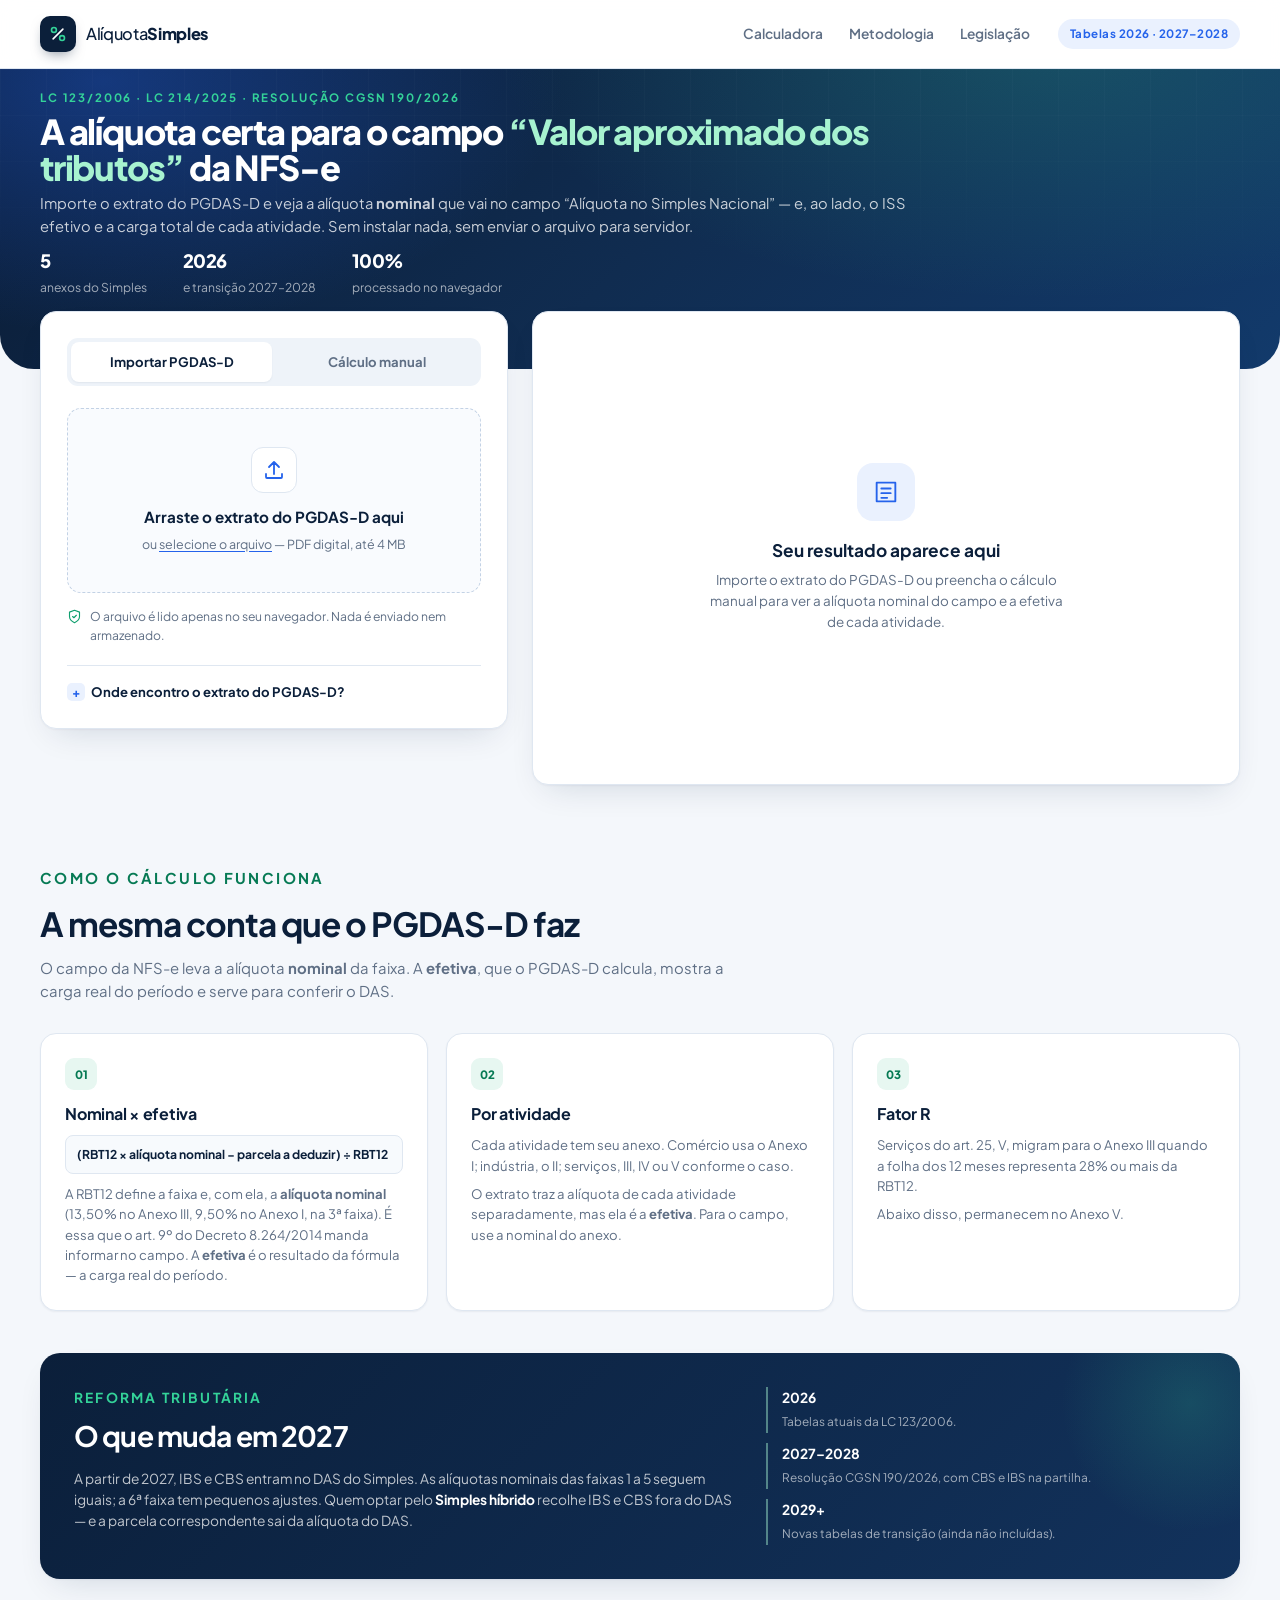
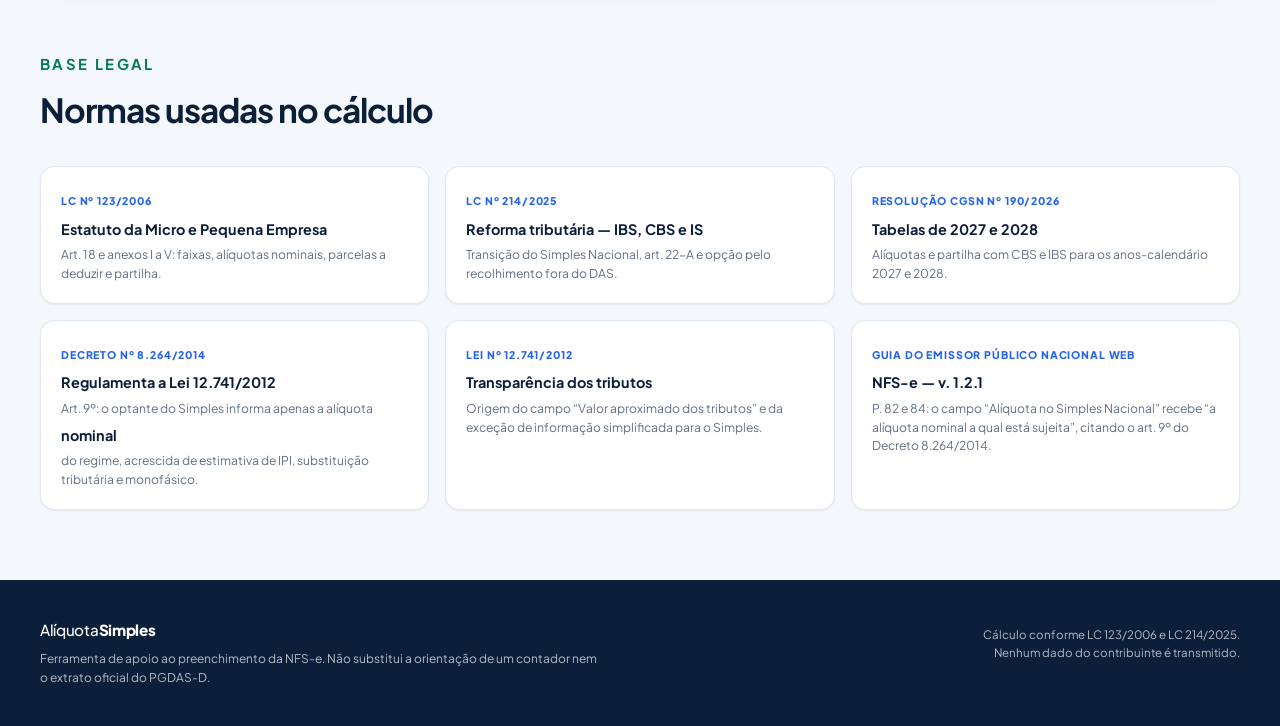
<file: index.html>
<!DOCTYPE html>
<html lang="pt-BR">
<head>
  <meta charset="UTF-8">
  <meta name="viewport" content="width=device-width, initial-scale=1.0">
  <title>Alíquota Simples Nacional — cálculo para a NFS-e</title>
  <meta http-equiv="Cache-Control" content="no-cache, no-store, must-revalidate">
  <meta http-equiv="Pragma" content="no-cache">
  <meta http-equiv="Expires" content="0">
  <meta name="description" content="Calcule a alíquota nominal do Simples Nacional para o campo “Alíquota no Simples Nacional” da NFS-e e veja a efetiva ao lado. Importe o extrato do PGDAS-D ou informe os dados manualmente.">
  <link rel="icon" href="data:image/svg+xml,<svg xmlns='http://www.w3.org/2000/svg' viewBox='0 0 32 32'><rect width='32' height='32' rx='8' fill='%230f2544'/><path d='M10 22L22 10' stroke='%2334d399' stroke-width='2.5' stroke-linecap='round'/><circle cx='11' cy='11' r='3' fill='none' stroke='%23fff' stroke-width='2'/><circle cx='21' cy='21' r='3' fill='none' stroke='%23fff' stroke-width='2'/></svg>">
  <link rel="preconnect" href="https://fonts.googleapis.com">
  <link rel="preconnect" href="https://fonts.gstatic.com" crossorigin>
  <link href="https://fonts.googleapis.com/css2?family=Plus+Jakarta+Sans:wght@400;500;600;700;800&display=swap" rel="stylesheet">
  <link rel="stylesheet" href="styles.css?v=9">
</head>
<body>
  <header class="topbar">
    <div class="wrap topbar-inner">
      <a class="brand" href="#topo">
        <span class="brand-mark" aria-hidden="true">
          <svg viewBox="0 0 32 32"><path d="M10 22L22 10"/><circle cx="11" cy="11" r="3"/><circle cx="21" cy="21" r="3"/></svg>
        </span>
        <span class="brand-text">Alíquota<strong>Simples</strong></span>
      </a>
      <nav class="nav" aria-label="Navegação principal">
        <a href="#calcular">Calculadora</a>
        <a href="#metodologia">Metodologia</a>
        <a href="#legislacao">Legislação</a>
      </nav>
      <span class="badge-ano">Tabelas 2026 · 2027–2028</span>
    </div>
  </header>

  <main id="topo">
    <section class="hero">
      <div class="wrap hero-inner">
        <p class="eyebrow">LC 123/2006 · LC 214/2025 · Resolução CGSN 190/2026</p>
        <h1>A alíquota certa para o campo <span>“Valor aproximado dos tributos”</span> da NFS-e</h1>
        <p class="hero-sub">Importe o extrato do PGDAS-D e veja a alíquota <strong>nominal</strong> que vai no campo “Alíquota no Simples Nacional” — e, ao lado, o ISS efetivo e a carga total de cada atividade. Sem instalar nada, sem enviar o arquivo para servidor.</p>
        <div class="hero-stats">
          <div><strong>5</strong><span>anexos do Simples</span></div>
          <div><strong>2026</strong><span>e transição 2027–2028</span></div>
          <div><strong>100%</strong><span>processado no navegador</span></div>
        </div>
      </div>
    </section>

    <section class="wrap layout" id="calcular">
      <div class="panel entrada">
        <div class="tabs" role="tablist" aria-label="Forma de entrada dos dados">
          <button class="tab is-active" id="tab-pdf" role="tab" aria-selected="true" aria-controls="painel-pdf" data-tab="pdf">Importar PGDAS-D</button>
          <button class="tab" id="tab-manual" role="tab" aria-selected="false" aria-controls="painel-manual" data-tab="manual">Cálculo manual</button>
        </div>

        <div id="painel-pdf" role="tabpanel" aria-labelledby="tab-pdf">
          <label class="dropzone" id="dropzone" for="arquivo" tabindex="0">
            <input type="file" id="arquivo" accept="application/pdf,.pdf" hidden>
            <span class="drop-icon" aria-hidden="true">
              <svg viewBox="0 0 24 24"><path d="M12 16V4m0 0L7 9m5-5 5 5"/><path d="M4 16v3a1 1 0 0 0 1 1h14a1 1 0 0 0 1-1v-3"/></svg>
            </span>
            <span class="drop-title">Arraste o extrato do PGDAS-D aqui</span>
            <span class="drop-sub">ou <u>selecione o arquivo</u> — PDF digital, até 4 MB</span>
          </label>
          <p class="nota">
            <svg viewBox="0 0 24 24" aria-hidden="true"><path d="M12 22s8-4 8-10V5l-8-3-8 3v7c0 6 8 10 8 10Z"/><path d="m9 12 2 2 4-4"/></svg>
            O arquivo é lido apenas no seu navegador. Nada é enviado nem armazenado.
          </p>

          <details class="ajuda">
            <summary>Onde encontro o extrato do PGDAS-D?</summary>
            <ol>
              <li>Acesse o <strong>Portal do Simples Nacional</strong> com o certificado ou código de acesso.</li>
              <li>Entre em <strong>PGDAS-D → Apuração → Consultar Extrato</strong> e escolha o período.</li>
              <li>Baixe o PDF (é o arquivo que começa com <em>“Extrato do Simples Nacional”</em>).</li>
            </ol>
            <p>O PDF precisa ser digital (texto selecionável). Extratos escaneados ou fotografados não são lidos.</p>
          </details>
        </div>

        <div id="painel-manual" role="tabpanel" aria-labelledby="tab-manual" hidden>
          <form id="form-manual" class="manual" novalidate>
            <div class="form-grid">
              <div class="field">
                <label for="ano">Ano de apuração</label>
                <select id="ano" name="ano">
                  <option value="2026">2026 (ou anterior)</option>
                  <option value="2027">2027–2028</option>
                </select>
              </div>
              <div class="field">
                <label for="atividade">Atividade</label>
                <select id="atividade" name="atividade">
                  <option value="I">Comércio — Anexo I</option>
                  <option value="II">Indústria — Anexo II</option>
                  <option value="III">Serviços — Anexo III</option>
                  <option value="IV">Serviços — Anexo IV</option>
                  <option value="V">Serviços — Anexo V</option>
                  <option value="R">Sujeitos ao Fator R (III ou V)</option>
                </select>
              </div>
            </div>

            <label class="check inicio-check">
              <input type="checkbox" id="inicio-atividade" name="inicio-atividade">
              <span><strong>Empresa em início de atividade</strong> — informe o mês de atividade contado desde a inscrição no CNPJ.</span>
            </label>
            <div class="field" id="campo-mes-atividade" hidden>
              <label for="mes-atividade">Mês de atividade no período de apuração</label>
              <select id="mes-atividade" name="mes-atividade">
                <option value="1">1º mês</option>
                <option value="2">2º mês</option>
                <option value="3">3º mês</option>
                <option value="4">4º mês</option>
                <option value="5">5º mês</option>
                <option value="6">6º mês</option>
                <option value="7">7º mês</option>
                <option value="8">8º mês</option>
                <option value="9">9º mês</option>
                <option value="10">10º mês</option>
                <option value="11">11º mês</option>
                <option value="12">12º mês</option>
                <option value="13">13º mês</option>
                <option value="14">14º mês ou posterior (regra normal)</option>
              </select>
              <p class="field-help" id="inicio-help"></p>
            </div>

            <div class="field">
              <label for="rbt12">RBT12 — base normal informada no PGDAS-D <span class="hint">necessária fora do período inicial</span></label>
              <div class="money"><span>R$</span><input id="rbt12" name="rbt12" inputmode="decimal" placeholder="540.220,74" autocomplete="off"></div>
            </div>

            <div class="form-grid">
              <div class="field">
                <label for="rbt12p">Base proporcionalizada (RBT12p) <span class="hint">conforme o PA e o ano</span></label>
                <div class="money"><span>R$</span><input id="rbt12p" name="rbt12p" inputmode="decimal" placeholder="opcional" autocomplete="off"></div>
              </div>
              <div class="field">
                <label for="rpa">Receita do mês <span class="hint">opcional</span></label>
                <div class="money"><span>R$</span><input id="rpa" name="rpa" inputmode="decimal" placeholder="estimar o DAS" autocomplete="off"></div>
              </div>
            </div>

            <div class="field" id="campo-receitas-historicas" hidden>
              <label for="receitas-historicas">Receitas brutas mensais anteriores <span class="hint">separadas por ponto e vírgula</span></label>
              <input id="receitas-historicas" name="receitas-historicas" inputmode="decimal" placeholder="10.000,00; 12.500,00; 0,00" autocomplete="off">
              <p class="field-help" id="historico-help"></p>
            </div>

            <div class="field" id="campo-fator" hidden>
              <label for="fator">Fator R <span class="hint">FS12 ÷ RBT12, em %</span></label>
              <div class="suffix"><input id="fator" name="fator" inputmode="decimal" placeholder="ex.: 61 ou 0,61" autocomplete="off"><span>%</span></div>
              <p class="field-help" id="fator-help">Fator R ≥ 28% → Anexo III · abaixo de 28% → Anexo V.</p>
            </div>

            <label class="check" id="campo-hibrido" hidden>
              <input type="checkbox" id="hibrido" name="hibrido">
              <span><strong>Simples híbrido (2027+)</strong> — IBS e CBS recolhidos fora do DAS</span>
            </label>

            <button class="btn btn-primary" type="submit">Calcular alíquota</button>
            <p class="form-erro" id="form-erro" role="alert" hidden></p>
          </form>
        </div>
      </div>

      <div class="panel resultado" id="resultado" aria-live="polite">
        <div class="vazio" id="estado-vazio">
          <span class="vazio-icon" aria-hidden="true">
            <svg viewBox="0 0 24 24"><path d="M4 4h16v16H4z"/><path d="M8 9h8M8 13h8M8 17h5"/></svg>
          </span>
          <h2>Seu resultado aparece aqui</h2>
          <p>Importe o extrato do PGDAS-D ou preencha o cálculo manual para ver a alíquota nominal do campo e a efetiva de cada atividade.</p>
        </div>
      </div>
    </section>

    <section class="wrap metodologia" id="metodologia">
      <div class="section-head">
        <p class="eyebrow">Como o cálculo funciona</p>
        <h2>A mesma conta que o PGDAS-D faz</h2>
        <p>O campo da NFS-e leva a alíquota <strong>nominal</strong> da faixa. A <strong>efetiva</strong>, que o PGDAS-D calcula, mostra a carga real do período e serve para conferir o DAS.</p>
      </div>
      <div class="cards3">
        <article class="card">
          <span class="card-num">01</span>
          <h3>Nominal × efetiva</h3>
          <p class="formula-inline">(RBT12 × alíquota nominal − parcela a deduzir) ÷ RBT12</p>
          <p>A RBT12 define a faixa e, com ela, a <strong>alíquota nominal</strong> (13,50% no Anexo III, 9,50% no Anexo I, na 3ª faixa). É essa que o art. 9º do Decreto 8.264/2014 manda informar no campo. A <strong>efetiva</strong> é o resultado da fórmula — a carga real do período.</p>
        </article>
        <article class="card">
          <span class="card-num">02</span>
          <h3>Por atividade</h3>
          <p>Cada atividade tem seu anexo. Comércio usa o Anexo I; indústria, o II; serviços, III, IV ou V conforme o caso.</p>
          <p>O extrato traz a alíquota de cada atividade separadamente, mas ela é a <strong>efetiva</strong>. Para o campo, use a nominal do anexo.</p>
        </article>
        <article class="card">
          <span class="card-num">03</span>
          <h3>Fator R</h3>
          <p>Serviços do art. 25, V, migram para o Anexo III quando a folha dos 12 meses representa 28% ou mais da RBT12.</p>
          <p>Abaixo disso, permanecem no Anexo V.</p>
        </article>
      </div>
    </section>

    <section class="wrap transicao">
      <div class="transicao-box">
        <div>
          <p class="eyebrow">Reforma tributária</p>
          <h2>O que muda em 2027</h2>
          <p>A partir de 2027, IBS e CBS entram no DAS do Simples. As alíquotas nominais das faixas 1 a 5 seguem iguais; a 6ª faixa tem pequenos ajustes. Quem optar pelo <strong>Simples híbrido</strong> recolhe IBS e CBS fora do DAS — e a parcela correspondente sai da alíquota do DAS.</p>
        </div>
        <ul class="transicao-lista">
          <li><strong>2026</strong><span>Tabelas atuais da LC 123/2006.</span></li>
          <li><strong>2027–2028</strong><span>Resolução CGSN 190/2026, com CBS e IBS na partilha.</span></li>
          <li><strong>2029+</strong><span>Novas tabelas de transição (ainda não incluídas).</span></li>
        </ul>
      </div>
    </section>

    <section class="wrap legislacao" id="legislacao">
      <div class="section-head">
        <p class="eyebrow">Base legal</p>
        <h2>Normas usadas no cálculo</h2>
      </div>
      <div class="legislacao-grid">
        <a class="leg-item" href="https://www.planalto.gov.br/ccivil_03/leis/lcp/lcp123.htm" target="_blank" rel="noopener">
          <span>LC nº 123/2006</span>
          <strong>Estatuto da Micro e Pequena Empresa</strong>
          <p>Art. 18 e anexos I a V: faixas, alíquotas nominais, parcelas a deduzir e partilha.</p>
        </a>
        <a class="leg-item" href="https://www.planalto.gov.br/ccivil_03/leis/lcp/lcp214.htm" target="_blank" rel="noopener">
          <span>LC nº 214/2025</span>
          <strong>Reforma tributária — IBS, CBS e IS</strong>
          <p>Transição do Simples Nacional, art. 22-A e opção pelo recolhimento fora do DAS.</p>
        </a>
        <a class="leg-item" href="https://www.in.gov.br/" target="_blank" rel="noopener">
          <span>Resolução CGSN nº 190/2026</span>
          <strong>Tabelas de 2027 e 2028</strong>
          <p>Alíquotas e partilha com CBS e IBS para os anos-calendário 2027 e 2028.</p>
        </a>
        <a class="leg-item" href="https://www.planalto.gov.br/ccivil_03/_ato2011-2014/2014/decreto/d8264.htm" target="_blank" rel="noopener">
          <span>Decreto nº 8.264/2014</span>
          <strong>Regulamenta a Lei 12.741/2012</strong>
          <p>Art. 9º: o optante do Simples informa apenas a alíquota <strong>nominal</strong> do regime, acrescida de estimativa de IPI, substituição tributária e monofásico.</p>
        </a>
        <a class="leg-item" href="https://www.planalto.gov.br/ccivil_03/_ato2011-2014/2012/lei/l12741.htm" target="_blank" rel="noopener">
          <span>Lei nº 12.741/2012</span>
          <strong>Transparência dos tributos</strong>
          <p>Origem do campo “Valor aproximado dos tributos” e da exceção de informação simplificada para o Simples.</p>
        </a>
        <a class="leg-item" href="https://www.gov.br/nfse/pt-br" target="_blank" rel="noopener">
          <span>Guia do Emissor Público Nacional Web</span>
          <strong>NFS-e — v. 1.2.1</strong>
          <p>P. 82 e 84: o campo “Alíquota no Simples Nacional” recebe “a alíquota nominal a qual está sujeita”, citando o art. 9º do Decreto 8.264/2014.</p>
        </a>
      </div>
    </section>
  </main>

  <footer class="footer">
    <div class="wrap footer-inner">
      <div>
        <span class="brand-text small">Alíquota<strong>Simples</strong></span>
        <p>Ferramenta de apoio ao preenchimento da NFS-e. Não substitui a orientação de um contador nem o extrato oficial do PGDAS-D.</p>
      </div>
      <p class="footer-meta">Cálculo conforme LC 123/2006 e LC 214/2025.<br>Nenhum dado do contribuinte é transmitido.</p>
    </div>
  </footer>

  <script src="tabelas.js?v=7" defer></script>
  <script src="parser.js?v=7" defer></script>
  <script src="app.js?v=10" defer></script>
</body>
</html>
</file>
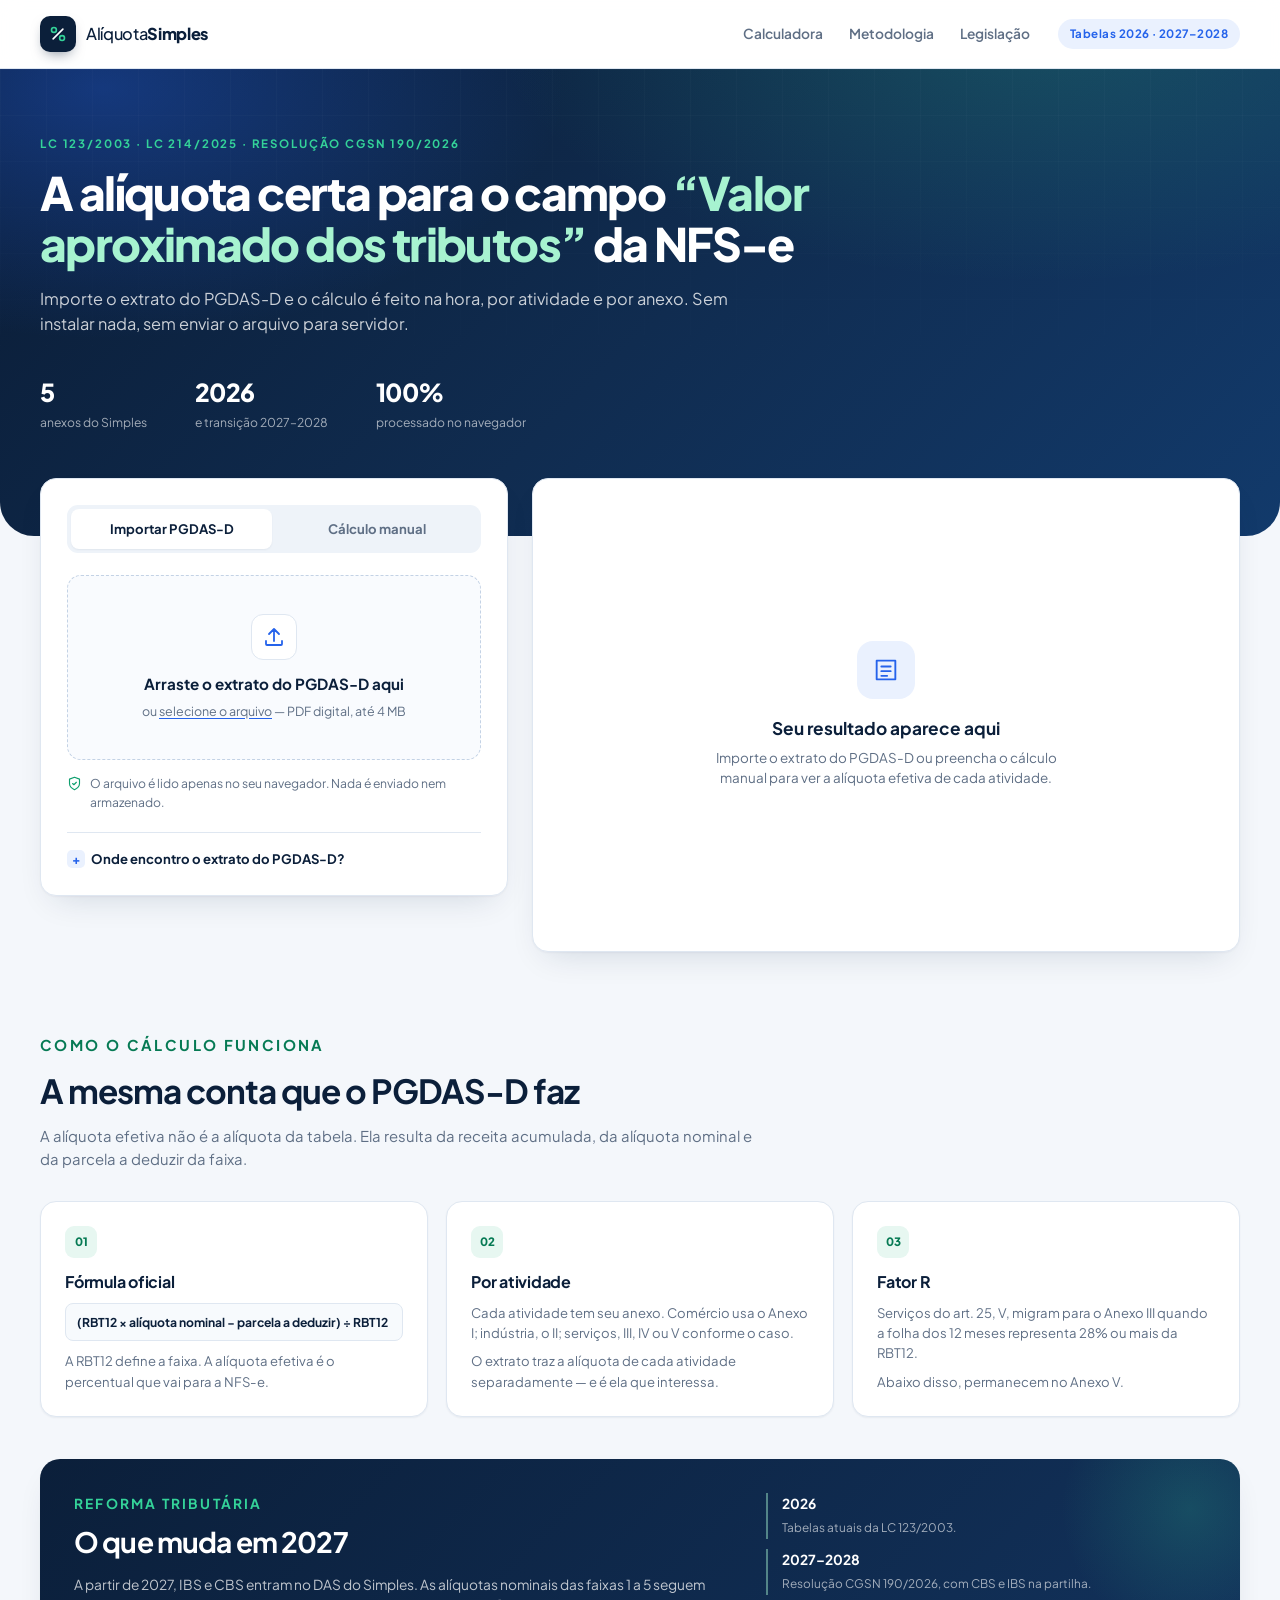
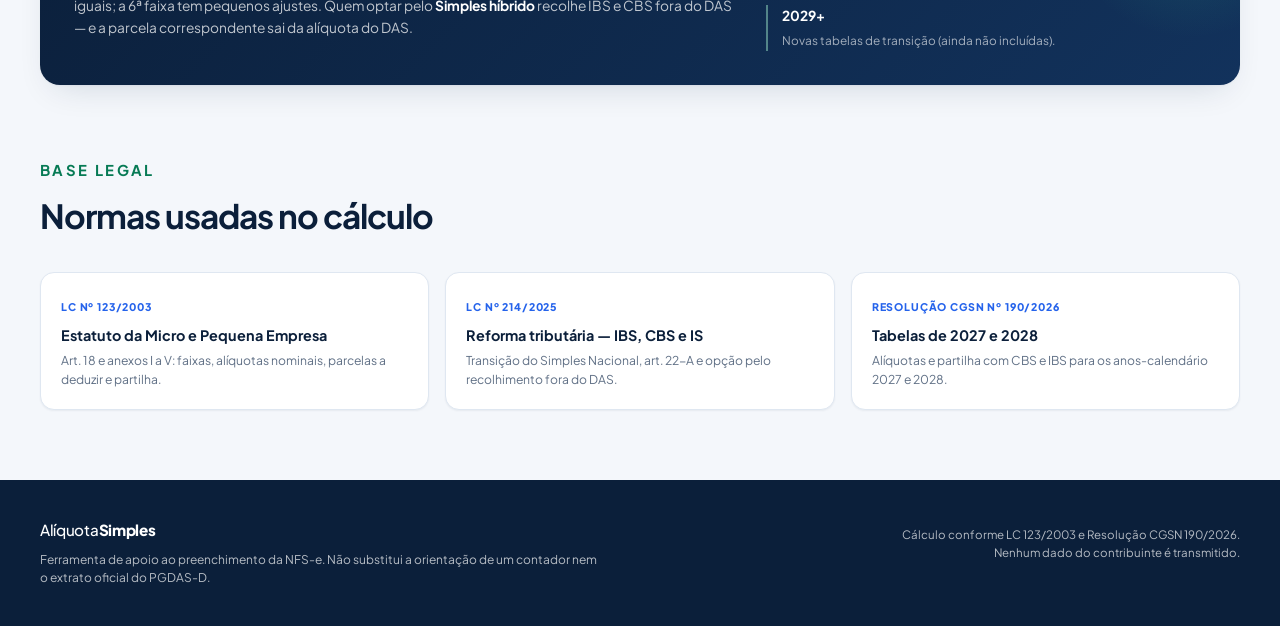
<file: simples-aliquota-site/index.html>
<!DOCTYPE html>
<html lang="pt-BR">
<head>
  <meta charset="UTF-8">
  <meta name="viewport" content="width=device-width, initial-scale=1.0">
  <title>Alíquota Simples Nacional — cálculo para a NFS-e</title>
  <meta name="description" content="Calcule a alíquota efetiva do Simples Nacional para o campo Valor aproximado dos tributos da NFS-e. Importe o extrato do PGDAS-D ou informe os dados manualmente.">
  <link rel="icon" href="data:image/svg+xml,<svg xmlns='http://www.w3.org/2000/svg' viewBox='0 0 32 32'><rect width='32' height='32' rx='8' fill='%230f2544'/><path d='M10 22L22 10' stroke='%2334d399' stroke-width='2.5' stroke-linecap='round'/><circle cx='11' cy='11' r='3' fill='none' stroke='%23fff' stroke-width='2'/><circle cx='21' cy='21' r='3' fill='none' stroke='%23fff' stroke-width='2'/></svg>">
  <link rel="preconnect" href="https://fonts.googleapis.com">
  <link rel="preconnect" href="https://fonts.gstatic.com" crossorigin>
  <link href="https://fonts.googleapis.com/css2?family=Plus+Jakarta+Sans:wght@400;500;600;700;800&display=swap" rel="stylesheet">
  <link rel="stylesheet" href="styles.css">
</head>
<body>
  <header class="topbar">
    <div class="wrap topbar-inner">
      <a class="brand" href="#topo">
        <span class="brand-mark" aria-hidden="true">
          <svg viewBox="0 0 32 32"><path d="M10 22L22 10"/><circle cx="11" cy="11" r="3"/><circle cx="21" cy="21" r="3"/></svg>
        </span>
        <span class="brand-text">Alíquota<strong>Simples</strong></span>
      </a>
      <nav class="nav" aria-label="Navegação principal">
        <a href="#calcular">Calculadora</a>
        <a href="#metodologia">Metodologia</a>
        <a href="#legislacao">Legislação</a>
      </nav>
      <span class="badge-ano">Tabelas 2026 · 2027–2028</span>
    </div>
  </header>

  <main id="topo">
    <section class="hero">
      <div class="wrap hero-inner">
        <p class="eyebrow">LC 123/2003 · LC 214/2025 · Resolução CGSN 190/2026</p>
        <h1>A alíquota certa para o campo <span>“Valor aproximado dos tributos”</span> da NFS-e</h1>
        <p class="hero-sub">Importe o extrato do PGDAS-D e o cálculo é feito na hora, por atividade e por anexo. Sem instalar nada, sem enviar o arquivo para servidor.</p>
        <div class="hero-stats">
          <div><strong>5</strong><span>anexos do Simples</span></div>
          <div><strong>2026</strong><span>e transição 2027–2028</span></div>
          <div><strong>100%</strong><span>processado no navegador</span></div>
        </div>
      </div>
    </section>

    <section class="wrap layout" id="calcular">
      <div class="panel entrada">
        <div class="tabs" role="tablist" aria-label="Forma de entrada dos dados">
          <button class="tab is-active" id="tab-pdf" role="tab" aria-selected="true" aria-controls="painel-pdf" data-tab="pdf">Importar PGDAS-D</button>
          <button class="tab" id="tab-manual" role="tab" aria-selected="false" aria-controls="painel-manual" data-tab="manual">Cálculo manual</button>
        </div>

        <div id="painel-pdf" role="tabpanel" aria-labelledby="tab-pdf">
          <label class="dropzone" id="dropzone" for="arquivo" tabindex="0">
            <input type="file" id="arquivo" accept="application/pdf,.pdf" hidden>
            <span class="drop-icon" aria-hidden="true">
              <svg viewBox="0 0 24 24"><path d="M12 16V4m0 0L7 9m5-5 5 5"/><path d="M4 16v3a1 1 0 0 0 1 1h14a1 1 0 0 0 1-1v-3"/></svg>
            </span>
            <span class="drop-title">Arraste o extrato do PGDAS-D aqui</span>
            <span class="drop-sub">ou <u>selecione o arquivo</u> — PDF digital, até 4 MB</span>
          </label>
          <p class="nota">
            <svg viewBox="0 0 24 24" aria-hidden="true"><path d="M12 22s8-4 8-10V5l-8-3-8 3v7c0 6 8 10 8 10Z"/><path d="m9 12 2 2 4-4"/></svg>
            O arquivo é lido apenas no seu navegador. Nada é enviado nem armazenado.
          </p>

          <details class="ajuda">
            <summary>Onde encontro o extrato do PGDAS-D?</summary>
            <ol>
              <li>Acesse o <strong>Portal do Simples Nacional</strong> com o certificado ou código de acesso.</li>
              <li>Entre em <strong>PGDAS-D → Apuração → Consultar Extrato</strong> e escolha o período.</li>
              <li>Baixe o PDF (é o arquivo que começa com <em>“Extrato do Simples Nacional”</em>).</li>
            </ol>
            <p>O PDF precisa ser digital (texto selecionável). Extratos escaneados ou fotografados não são lidos.</p>
          </details>
        </div>

        <div id="painel-manual" role="tabpanel" aria-labelledby="tab-manual" hidden>
          <form id="form-manual" class="manual" novalidate>
            <div class="form-grid">
              <div class="field">
                <label for="ano">Ano de apuração</label>
                <select id="ano" name="ano">
                  <option value="2026">2026 (ou anterior)</option>
                  <option value="2027">2027–2028</option>
                </select>
              </div>
              <div class="field">
                <label for="atividade">Atividade</label>
                <select id="atividade" name="atividade">
                  <option value="I">Comércio — Anexo I</option>
                  <option value="II">Indústria — Anexo II</option>
                  <option value="III">Serviços — Anexo III</option>
                  <option value="IV">Serviços — Anexo IV</option>
                  <option value="V">Serviços — Anexo V</option>
                  <option value="R">Sujeitos ao Fator R (III ou V)</option>
                </select>
              </div>
            </div>

            <div class="field">
              <label for="rbt12">RBT12 — receita bruta dos 12 meses anteriores <span class="obrig">obrigatório</span></label>
              <div class="money"><span>R$</span><input id="rbt12" name="rbt12" inputmode="decimal" placeholder="540.220,74" autocomplete="off" required></div>
            </div>

            <div class="form-grid">
              <div class="field">
                <label for="rbt12p">RBT12p <span class="hint">início de atividade</span></label>
                <div class="money"><span>R$</span><input id="rbt12p" name="rbt12p" inputmode="decimal" placeholder="opcional" autocomplete="off"></div>
              </div>
              <div class="field">
                <label for="rpa">Receita do mês <span class="hint">opcional</span></label>
                <div class="money"><span>R$</span><input id="rpa" name="rpa" inputmode="decimal" placeholder="estimar o DAS" autocomplete="off"></div>
              </div>
            </div>

            <div class="field" id="campo-fator" hidden>
              <label for="fator">Fator R <span class="hint">FS12 ÷ RBT12, em %</span></label>
              <div class="suffix"><input id="fator" name="fator" inputmode="decimal" placeholder="ex.: 61 ou 0,61" autocomplete="off"><span>%</span></div>
              <p class="field-help" id="fator-help">Fator R ≥ 28% → Anexo III · abaixo de 28% → Anexo V.</p>
            </div>

            <label class="check" id="campo-hibrido" hidden>
              <input type="checkbox" id="hibrido" name="hibrido">
              <span><strong>Simples híbrido (2027+)</strong> — IBS e CBS recolhidos fora do DAS</span>
            </label>

            <button class="btn btn-primary" type="submit">Calcular alíquota</button>
            <p class="form-erro" id="form-erro" role="alert" hidden></p>
          </form>
        </div>
      </div>

      <div class="panel resultado" id="resultado" aria-live="polite">
        <div class="vazio" id="estado-vazio">
          <span class="vazio-icon" aria-hidden="true">
            <svg viewBox="0 0 24 24"><path d="M4 4h16v16H4z"/><path d="M8 9h8M8 13h8M8 17h5"/></svg>
          </span>
          <h2>Seu resultado aparece aqui</h2>
          <p>Importe o extrato do PGDAS-D ou preencha o cálculo manual para ver a alíquota efetiva de cada atividade.</p>
        </div>
      </div>
    </section>

    <section class="wrap metodologia" id="metodologia">
      <div class="section-head">
        <p class="eyebrow">Como o cálculo funciona</p>
        <h2>A mesma conta que o PGDAS-D faz</h2>
        <p>A alíquota efetiva não é a alíquota da tabela. Ela resulta da receita acumulada, da alíquota nominal e da parcela a deduzir da faixa.</p>
      </div>
      <div class="cards3">
        <article class="card">
          <span class="card-num">01</span>
          <h3>Fórmula oficial</h3>
          <p class="formula-inline">(RBT12 × alíquota nominal − parcela a deduzir) ÷ RBT12</p>
          <p>A RBT12 define a faixa. A alíquota efetiva é o percentual que vai para a NFS-e.</p>
        </article>
        <article class="card">
          <span class="card-num">02</span>
          <h3>Por atividade</h3>
          <p>Cada atividade tem seu anexo. Comércio usa o Anexo I; indústria, o II; serviços, III, IV ou V conforme o caso.</p>
          <p>O extrato traz a alíquota de cada atividade separadamente — e é ela que interessa.</p>
        </article>
        <article class="card">
          <span class="card-num">03</span>
          <h3>Fator R</h3>
          <p>Serviços do art. 25, V, migram para o Anexo III quando a folha dos 12 meses representa 28% ou mais da RBT12.</p>
          <p>Abaixo disso, permanecem no Anexo V.</p>
        </article>
      </div>
    </section>

    <section class="wrap transicao">
      <div class="transicao-box">
        <div>
          <p class="eyebrow">Reforma tributária</p>
          <h2>O que muda em 2027</h2>
          <p>A partir de 2027, IBS e CBS entram no DAS do Simples. As alíquotas nominais das faixas 1 a 5 seguem iguais; a 6ª faixa tem pequenos ajustes. Quem optar pelo <strong>Simples híbrido</strong> recolhe IBS e CBS fora do DAS — e a parcela correspondente sai da alíquota do DAS.</p>
        </div>
        <ul class="transicao-lista">
          <li><strong>2026</strong><span>Tabelas atuais da LC 123/2003.</span></li>
          <li><strong>2027–2028</strong><span>Resolução CGSN 190/2026, com CBS e IBS na partilha.</span></li>
          <li><strong>2029+</strong><span>Novas tabelas de transição (ainda não incluídas).</span></li>
        </ul>
      </div>
    </section>

    <section class="wrap legislacao" id="legislacao">
      <div class="section-head">
        <p class="eyebrow">Base legal</p>
        <h2>Normas usadas no cálculo</h2>
      </div>
      <div class="legislacao-grid">
        <a class="leg-item" href="https://www.planalto.gov.br/ccivil_03/leis/lcp/lcp123.htm" target="_blank" rel="noopener">
          <span>LC nº 123/2003</span>
          <strong>Estatuto da Micro e Pequena Empresa</strong>
          <p>Art. 18 e anexos I a V: faixas, alíquotas nominais, parcelas a deduzir e partilha.</p>
        </a>
        <a class="leg-item" href="https://www.planalto.gov.br/ccivil_03/leis/lcp/lcp214.htm" target="_blank" rel="noopener">
          <span>LC nº 214/2025</span>
          <strong>Reforma tributária — IBS, CBS e IS</strong>
          <p>Transição do Simples Nacional, art. 22-A e opção pelo recolhimento fora do DAS.</p>
        </a>
        <a class="leg-item" href="https://www.in.gov.br/" target="_blank" rel="noopener">
          <span>Resolução CGSN nº 190/2026</span>
          <strong>Tabelas de 2027 e 2028</strong>
          <p>Alíquotas e partilha com CBS e IBS para os anos-calendário 2027 e 2028.</p>
        </a>
      </div>
    </section>
  </main>

  <footer class="footer">
    <div class="wrap footer-inner">
      <div>
        <span class="brand-text small">Alíquota<strong>Simples</strong></span>
        <p>Ferramenta de apoio ao preenchimento da NFS-e. Não substitui a orientação de um contador nem o extrato oficial do PGDAS-D.</p>
      </div>
      <p class="footer-meta">Cálculo conforme LC 123/2003 e Resolução CGSN 190/2026.<br>Nenhum dado do contribuinte é transmitido.</p>
    </div>
  </footer>

  <script src="pdf.min.js" defer></script>
  <script src="tabelas.js" defer></script>
  <script src="parser.js" defer></script>
  <script src="app.js" defer></script>
</body>
</html>
</file>
<file: styles.css>
:root {
  --navy: #0b1f3a;
  --navy-2: #12325c;
  --blue: #2563eb;
  --blue-dark: #1d4ed8;
  --blue-soft: #eaf1fe;
  --emerald: #0f9f6e;
  --emerald-light: #34d399;
  --emerald-soft: #e7f7f1;
  --ink: #152033;
  --muted: #5f6f85;
  --line: #dfe7f1;
  --bg: #f4f7fb;
  --card: #ffffff;
  --radius: 16px;
  --shadow: 0 1px 2px rgba(15, 37, 68, .04), 0 14px 34px -14px rgba(15, 37, 68, .16);
  --shadow-sm: 0 1px 2px rgba(15, 37, 68, .06);
  --font: 'Plus Jakarta Sans', -apple-system, BlinkMacSystemFont, 'Segoe UI', Roboto, sans-serif;
}

* { margin: 0; padding: 0; box-sizing: border-box; }

html { scroll-behavior: smooth; }

body {
  font-family: var(--font);
  background: var(--bg);
  color: var(--ink);
  line-height: 1.55;
  -webkit-font-smoothing: antialiased;
}

a { color: inherit; text-decoration: none; }

button, input, select { font: inherit; color: inherit; }

.wrap { width: min(1200px, calc(100% - 40px)); margin: 0 auto; }

/* Topbar */
.topbar {
  position: sticky;
  top: 0;
  z-index: 40;
  background: rgba(255, 255, 255, .92);
  backdrop-filter: blur(10px);
  border-bottom: 1px solid var(--line);
}
.topbar-inner { display: flex; align-items: center; gap: 28px; height: 68px; }
.brand { display: inline-flex; align-items: center; gap: 10px; margin-right: auto; }
.brand-mark {
  width: 36px; height: 36px; border-radius: 10px;
  background: var(--navy);
  display: grid; place-items: center;
  box-shadow: 0 6px 14px -6px rgba(11, 31, 58, .6);
}
.brand-mark svg { width: 26px; height: 26px; fill: none; stroke: #fff; stroke-width: 2; stroke-linecap: round; }
.brand-mark svg circle { stroke: var(--emerald-light); }
.brand-text { font-size: 1.02rem; font-weight: 500; letter-spacing: -.02em; color: var(--navy); }
.brand-text strong { font-weight: 800; }
.brand-text.small { font-size: .95rem; }

.nav { display: flex; gap: 26px; }
.nav a { font-size: .86rem; font-weight: 600; color: var(--muted); transition: color .18s; }
.nav a:hover { color: var(--navy); }
.badge-ano {
  font-size: .72rem; font-weight: 700; letter-spacing: .04em;
  color: var(--blue); background: var(--blue-soft);
  padding: 6px 12px; border-radius: 999px; white-space: nowrap;
}

/* Hero */
.hero {
  position: relative;
  overflow: hidden;
  background:
    radial-gradient(900px 420px at 82% -10%, rgba(52, 211, 153, .20), transparent 62%),
    radial-gradient(700px 380px at 8% 4%, rgba(37, 99, 235, .38), transparent 66%),
    linear-gradient(135deg, #0a1c35 0%, #102c50 52%, #123a6b 100%);
  color: #fff;
  padding: 20px 0 72px;
  border-radius: 0 0 34px 34px;
}
.hero::after {
  content: '';
  position: absolute; inset: 0;
  background-image:
    linear-gradient(rgba(255,255,255,.045) 1px, transparent 1px),
    linear-gradient(90deg, rgba(255,255,255,.045) 1px, transparent 1px);
  background-size: 46px 46px;
  mask-image: linear-gradient(to bottom, rgba(0,0,0,.5), transparent 78%);
  pointer-events: none;
}
.hero-inner { position: relative; z-index: 1; }
.eyebrow {
  font-size: .72rem; font-weight: 700; letter-spacing: .16em;
  text-transform: uppercase; color: var(--emerald-light);
}
.hero .eyebrow { margin-bottom: 6px; }
.hero h1 {
  font-size: clamp(1.75rem, 3vw, 2.15rem);
  line-height: 1.06;
  letter-spacing: -.035em;
  font-weight: 800;
  max-width: 940px;
}
.hero h1 span { color: #a7f3d0; }
.hero-sub { margin-top: 6px; max-width: 900px; font-size: .92rem; color: rgba(255, 255, 255, .78); }
.hero-stats { display: flex; flex-wrap: wrap; gap: 10px 36px; margin-top: 10px; }
.hero-stats div { display: flex; flex-direction: column; }
.hero-stats strong { font-size: 1.15rem; font-weight: 800; letter-spacing: -.03em; }
.hero-stats span { font-size: .76rem; color: rgba(255, 255, 255, .62); margin-top: 2px; }

/* Layout */
.layout {
  display: grid;
  grid-template-columns: minmax(0, 468px) minmax(0, 1fr);
  gap: 24px;
  align-items: start;
  margin-top: -58px;
  margin-bottom: 8px;
  position: relative;
  z-index: 2;
}

.panel {
  background: var(--card);
  border: 1px solid var(--line);
  border-radius: var(--radius);
  box-shadow: var(--shadow);
  padding: 26px;
}
.entrada { position: sticky; top: 88px; }

/* Tabs */
.tabs {
  display: flex; gap: 4px; padding: 4px;
  background: #eef3f9; border-radius: 11px; margin-bottom: 22px;
}
.tab {
  flex: 1; border: 0; background: transparent; cursor: pointer;
  padding: 10px 12px; border-radius: 8px;
  font-size: .82rem; font-weight: 700; color: var(--muted);
  transition: background .18s, color .18s, box-shadow .18s;
}
.tab:hover { color: var(--navy); }
.tab.is-active { background: #fff; color: var(--navy); box-shadow: var(--shadow-sm); }

/* Dropzone */
.dropzone {
  display: flex; flex-direction: column; align-items: center; justify-content: center;
  gap: 6px; text-align: center;
  border: 1.8px dashed #c3d2e5; border-radius: 14px;
  background: #f9fbfe; padding: 38px 20px;
  cursor: pointer; transition: border-color .18s, background .18s, transform .18s;
}
.dropzone:hover, .dropzone:focus-visible, .dropzone.is-drag {
  border-color: var(--blue); background: var(--blue-soft);
  outline: none;
}
.dropzone.is-drag { transform: scale(.995); }
.drop-icon {
  width: 46px; height: 46px; border-radius: 12px; background: #fff;
  border: 1px solid var(--line); display: grid; place-items: center; margin-bottom: 6px;
}
.drop-icon svg { width: 24px; height: 24px; fill: none; stroke: var(--blue); stroke-width: 1.8; stroke-linecap: round; stroke-linejoin: round; }
.drop-title { font-weight: 700; font-size: .95rem; color: var(--navy); }
.drop-sub { font-size: .78rem; color: var(--muted); }
.drop-sub u { text-decoration-color: var(--blue); text-underline-offset: 2px; }

.nota {
  display: flex; gap: 8px; align-items: flex-start;
  font-size: .76rem; color: var(--muted); margin-top: 14px;
}
.nota svg { width: 15px; height: 15px; flex: 0 0 auto; margin-top: 2px; fill: none; stroke: var(--emerald); stroke-width: 1.8; stroke-linecap: round; stroke-linejoin: round; }

.ajuda { margin-top: 20px; border-top: 1px solid var(--line); padding-top: 16px; }
.ajuda summary { cursor: pointer; font-size: .82rem; font-weight: 700; color: var(--navy); list-style: none; display: flex; align-items: center; gap: 6px; }
.ajuda summary::-webkit-details-marker { display: none; }
.ajuda summary::before { content: '+'; display: inline-grid; place-items: center; width: 18px; height: 18px; border-radius: 5px; background: var(--blue-soft); color: var(--blue); font-weight: 800; font-size: .78rem; }
.ajuda[open] summary::before { content: '–'; }
.ajuda ol { margin: 12px 0 8px 18px; font-size: .8rem; color: var(--muted); display: grid; gap: 6px; }
.ajuda p { font-size: .78rem; color: var(--muted); }

/* Form */
.manual .field { margin-bottom: 14px; }
.form-grid { display: grid; grid-template-columns: 1fr 1fr; gap: 12px; }
.field label { display: block; font-size: .76rem; font-weight: 700; color: var(--navy); margin-bottom: 6px; }
.hint, .obrig { font-weight: 600; color: var(--muted); font-size: .68rem; letter-spacing: .02em; }
.obrig { color: var(--blue); }
.field-help { font-size: .72rem; color: var(--muted); margin-top: 5px; }

.field select,
.field input[type="text"],
.field input:not([type]) {
  width: 100%; height: 42px;
  border: 1.5px solid var(--line); border-radius: 9px;
  background: #fcfdff; padding: 0 12px;
  font-size: .88rem; font-weight: 600;
  transition: border-color .18s, box-shadow .18s, background .18s;
}
.field select:focus, .field input:focus {
  outline: none; border-color: var(--blue); background: #fff;
  box-shadow: 0 0 0 3px rgba(37, 99, 235, .12);
}
.money, .suffix {
  display: flex; align-items: center;
  border: 1.5px solid var(--line); border-radius: 9px;
  background: #fcfdff; overflow: hidden;
  transition: border-color .18s, box-shadow .18s;
}
.money:focus-within, .suffix:focus-within {
  border-color: var(--blue); background: #fff;
  box-shadow: 0 0 0 3px rgba(37, 99, 235, .12);
}
.money span, .suffix span {
  padding: 0 10px; font-size: .78rem; font-weight: 700; color: var(--muted);
  background: #f4f7fb; align-self: stretch; display: flex; align-items: center;
}
.money input, .suffix input {
  flex: 1; min-width: 0; height: 40px; border: 0; background: transparent;
  padding: 0 12px; font-size: .88rem; font-weight: 600;
}
.money input:focus, .suffix input:focus { outline: none; }

.check {
  display: flex; gap: 10px; align-items: flex-start;
  background: #f7fafd; border: 1px solid var(--line); border-radius: 10px;
  padding: 12px 14px; margin: 4px 0 18px; cursor: pointer;
}
.check input { width: 17px; height: 17px; margin-top: 2px; accent-color: var(--blue); flex: 0 0 auto; }
.check span { font-size: .78rem; color: var(--muted); line-height: 1.45; }
.check strong { color: var(--navy); }

.btn {
  display: inline-flex; align-items: center; justify-content: center; gap: 8px;
  border: 0; border-radius: 10px; cursor: pointer;
  font-weight: 700; font-size: .86rem; padding: 12px 18px;
  transition: transform .16s, background .18s, box-shadow .18s, color .18s;
}
.btn:active { transform: translateY(1px); }
.btn-primary {
  width: 100%;
  background: var(--blue); color: #fff;
  box-shadow: 0 10px 22px -10px rgba(37, 99, 235, .7);
}
.btn-primary:hover { background: var(--blue-dark); }
.btn-soft {
  background: #fff; color: var(--navy);
  border: 1px solid var(--line); padding: 8px 12px; font-size: .76rem;
}
.btn-soft:hover { border-color: var(--blue); color: var(--blue); }
.btn-copy {
  background: var(--emerald-soft); color: #067a54;
  padding: 8px 12px; font-size: .74rem; white-space: nowrap;
}
.btn-copy:hover { background: #d5f2e6; }

.form-erro {
  margin-top: 12px; font-size: .78rem; color: #b42318;
  background: #fef3f2; border: 1px solid #fecdca; border-radius: 8px; padding: 10px 12px;
}

/* Result — empty */
.vazio {
  min-height: 420px; display: flex; flex-direction: column;
  align-items: center; justify-content: center; text-align: center;
  padding: 40px 28px; color: var(--muted);
}
.vazio-icon {
  width: 58px; height: 58px; border-radius: 16px;
  background: var(--blue-soft); display: grid; place-items: center; margin-bottom: 16px;
}
.vazio-icon svg { width: 28px; height: 28px; fill: none; stroke: var(--blue); stroke-width: 1.6; stroke-linecap: round; stroke-linejoin: round; }
.vazio h2 { font-size: 1.08rem; color: var(--navy); margin-bottom: 6px; }
.vazio p { font-size: .84rem; max-width: 360px; }
.vazio-icon.erro { background: #fef3f2; }
.vazio-icon.erro svg { stroke: #d92d20; }

.loading {
  min-height: 420px; display: flex; flex-direction: column; align-items: center;
  justify-content: center; gap: 10px; color: var(--muted); font-size: .84rem;
  padding: 30px; text-align: center;
}
.loading strong { color: var(--navy); font-size: .95rem; }
.spinner {
  width: 36px; height: 36px; border-radius: 50%;
  border: 3px solid var(--line); border-top-color: var(--blue);
  animation: girar .8s linear infinite; margin-bottom: 4px;
}
@keyframes girar { to { transform: rotate(360deg); } }

/* Result — company */
.empresa { display: flex; justify-content: space-between; align-items: flex-start; gap: 16px; padding-bottom: 12px; border-bottom: 1px solid var(--line); }
.empresa h2 { font-size: 1.05rem; letter-spacing: -.02em; margin: 2px 0 1px; }
.empresa p { font-size: .76rem; color: var(--muted); }
.empresa .pa {
  flex: 0 0 auto; text-align: right;
  background: var(--navy); color: #fff; border-radius: 9px;
  padding: 6px 10px; font-size: .72rem; font-weight: 700; line-height: 1.3;
}
.empresa .pa span { display: block; font-weight: 500; color: rgba(255,255,255,.62); font-size: .6rem; letter-spacing: .06em; text-transform: uppercase; }

.chips { display: grid; grid-template-columns: repeat(3, minmax(0, 1fr)); gap: 8px; margin: 12px 0; }
.chip { background: #f7fafd; border: 1px solid var(--line); border-radius: 10px; padding: 8px 11px; }
.chip span { display: block; font-size: .6rem; font-weight: 700; letter-spacing: .07em; text-transform: uppercase; color: var(--muted); }
.chip strong { display: block; font-size: .86rem; margin-top: 1px; letter-spacing: -.01em; }
.chip small { display: block; font-size: .63rem; color: var(--muted); margin-top: 1px; }

.section-mini {
  display: flex; justify-content: space-between; align-items: center; gap: 12px;
  margin: 14px 0 6px;
}
.section-mini h3 { font-size: .9rem; letter-spacing: -.01em; }
.section-mini p { font-size: .72rem; color: var(--muted); }

.toggle-hibrido {
  display: flex; align-items: center; gap: 8px;
  font-size: .74rem; color: var(--muted); cursor: pointer;
}
.toggle-hibrido input { width: 15px; height: 15px; accent-color: var(--blue); }

.toggle-completo {
  display: flex; align-items: center; gap: 8px;
  font-size: .74rem; color: var(--muted); cursor: pointer;
  margin-top: 6px;
}
.toggle-completo input { width: 15px; height: 15px; accent-color: var(--blue); }

.detalhes-completos {
  border: 1px solid var(--line); border-radius: 8px;
  background: #fbfdff; padding: 5px 8px 6px; margin: 6px 0;
}
.detalhes-completos h3 {
  font-size: .62rem; text-transform: uppercase; letter-spacing: .06em;
  color: #1e3a8a; margin: 0 0 3px; padding-bottom: 3px;
  border-bottom: 1px solid var(--line);
}
.detalhes-linha { font-size: .68rem; color: var(--ink); margin: 0; line-height: 1.55; }
.detalhes-linha span + span::before { content: '·'; color: #b8c6d8; margin: 0 5px 0 2px; }
.detalhes-linha b {
  font-size: .56rem; font-weight: 700; letter-spacing: .05em; text-transform: uppercase;
  color: var(--muted); margin-right: 2px;
}

.servico-sim {
  border: 1px solid var(--line); border-radius: 8px;
  background: #fbfdff; padding: 6px 9px 7px; margin: 8px 0;
}
.servico-sim-head { display: flex; align-items: baseline; gap: 8px; margin-bottom: 4px; }
.servico-sim-head strong {
  font-size: .66rem; text-transform: uppercase; letter-spacing: .05em; color: #1e3a8a;
}
.servico-sim-head span { font-size: .6rem; color: var(--muted); }
.servico-sim-tabela { width: 100%; border-collapse: collapse; font-size: .7rem; }
.servico-sim-tabela th {
  text-align: left; font-size: .54rem; text-transform: uppercase; letter-spacing: .04em;
  color: var(--muted); padding: 3px 4px; border-bottom: 1px solid var(--line);
}
.servico-sim-tabela td {
  padding: 3px 4px; border-bottom: 1px solid #edf2f8; font-variant-numeric: tabular-nums;
}
.servico-sim-tabela tr:last-child td { border-bottom: 0; }
.servico-sim-tabela td:first-child { font-weight: 700; color: var(--ink); white-space: nowrap; }
.servico-sim-nota { font-size: .6rem; color: var(--muted); margin: 4px 0 0; line-height: 1.4; }

/* Activities */
.ativ { padding: 10px 4px; border-bottom: 1px solid #edf2f8; }
.ativ:last-child { border-bottom: 0; }
.ativ-top { display: grid; grid-template-columns: minmax(0, 1fr) 150px; gap: 12px; align-items: center; }
.ativ-desc { font-size: .78rem; font-weight: 600; line-height: 1.35; }
.ativ-meta { font-size: .67rem; color: var(--muted); margin-top: 2px; }
.ativ-anexo {
  width: 100%; height: 30px; border: 1.5px solid var(--line);
  border-radius: 8px; background: #fcfdff; padding: 0 6px;
  font-size: .72rem; font-weight: 600; cursor: pointer;
}
.ativ-anexo:focus { outline: none; border-color: var(--blue); box-shadow: 0 0 0 3px rgba(37,99,235,.12); }
.ativ-rates { display: grid; grid-template-columns: repeat(3, minmax(0, 1fr)); gap: 8px; margin-top: 8px; }
.ativ-rate {
  border: 1px solid var(--line); border-radius: 9px; background: #fcfdff;
  padding: 5px 7px 7px; text-align: center;
  -webkit-print-color-adjust: exact;
  print-color-adjust: exact;
}
.ativ-rate strong { display: block; font-size: 1.3rem; font-weight: 800; color: var(--emerald); letter-spacing: -.03em; line-height: 1.1; }
.ativ-rate span { display: block; font-size: .64rem; color: var(--muted); margin-top: 3px; line-height: 1.3; }
.ativ-rate.is-empty strong { color: #b6c2d2; }
.rate-cap {
  display: block; font-size: .52rem; font-weight: 800;
  letter-spacing: .06em; text-transform: uppercase; color: var(--muted);
  margin: 0 0 2px; line-height: 1.2;
}
.nominal-rate { background: var(--emerald-soft); border-color: #a7e3c6; }
.nominal-rate strong { color: #047857; font-size: 1.45rem; }
.nominal-rate .rate-cap { color: #067a54; }
.nominal-rate.is-neutral { background: #f7fafd; border-color: var(--line); }
.nominal-rate.is-neutral strong { color: var(--navy); font-size: 1.18rem; }
.iss-rate { background: #eff6ff; border-color: #bfdbfe; }
.iss-rate strong { color: #1d4ed8; }
.iss-rate .rate-cap { color: #1d4ed8; }
.iss-rate.is-neutral { background: #f7fafd; border-color: var(--line); }
.iss-rate.is-neutral strong { color: #b6c2d2; font-size: 1.08rem; }
.iss-rate.is-neutral .rate-cap { color: var(--muted); }
.btn-portal {
  display: block; width: 100%; margin-top: 4px;
  background: #067a54; color: #fff; border: 0; border-radius: 6px;
  padding: 3px 0; font-size: .6rem; font-weight: 800; cursor: pointer;
  font-family: inherit; letter-spacing: .01em;
}
.btn-portal:hover { background: #045c3f; }
.btn-portal.is-copied { background: #045c3f; }
.efetiva-rate strong { color: var(--navy); }
.das-check { font-size: .6rem !important; font-weight: 700; color: #067a54 !important; margin-top: 2px !important; }
.link-copy {
  background: none; border: 0; padding: 0; margin-top: 4px;
  font-size: .62rem; font-weight: 700; color: #067a54;
  text-decoration: underline; text-underline-offset: 2px; cursor: pointer;
}
.link-copy:hover { color: #045c3f; }
.ativ-nota {
  margin-top: 7px; padding: 5px 8px; border-radius: 6px;
  font-size: .68rem; line-height: 1.4;
  background: #fffaeb; border: 1px solid #fedf89; color: #7a4108;
}
.tag {
  display: inline-block; margin-left: 5px; padding: 1px 5px; border-radius: 4px;
  font-size: .56rem; font-weight: 800; letter-spacing: .05em; text-transform: uppercase;
  vertical-align: 1px; white-space: nowrap;
}
.tag-warn { background: #fef3f2; color: #b42318; border: 1px solid #fecdca; }
.tag-info { background: #eff6ff; color: #1d4ed8; border: 1px solid #bfdbfe; }
.ativ-nota-sec { margin-top: 5px; font-size: .64rem; line-height: 1.4; color: var(--muted); }

.tributos-card {
  margin: 9px 0 2px;
  padding: 8px 10px 9px;
  border: 1px dashed #c7d7ea;
  border-radius: 10px;
  background: #fbfdff;
}
.tributos-head { display: flex; align-items: baseline; justify-content: space-between; gap: 8px; }
.tributos-head strong { font-size: .66rem; text-transform: uppercase; letter-spacing: .06em; color: #1e3a8a; }
.tributos-head span { font-size: .58rem; color: var(--muted); }
.tributos-scroll { overflow-x: auto; }
.tributos-card .partilha { margin-top: 1px; font-size: .72rem; }
.tributos-card .partilha th { padding: 5px 5px 4px; font-size: .54rem; }
.tributos-card .partilha td { padding: 4px 5px; }
.tributos-card .partilha td:first-child { font-weight: 600; white-space: nowrap; }
.tributos-card .total td { border-top: 1.5px solid var(--line); }
.tributos-nota { font-size: .58rem; color: var(--muted); margin-top: 5px; line-height: 1.4; }
.tributos-card-compacto {
  margin: 5px 0;
  padding: 6px 8px 7px;
  font-size: .66rem;
}
.tributos-card-compacto .tributos-head { gap: 6px; }
.tributos-card-compacto .tributos-head strong { font-size: .6rem; }
.tributos-card-compacto .tributos-head span { font-size: .52rem; }
.tributos-card-compacto .partilha { margin-top: 2px; }
.tributos-card-compacto .partilha th { padding: 3px 4px 2px; font-size: .5rem; }
.tributos-card-compacto .partilha td { padding: 2.5px 4px; }
.tributos-card-compacto .partilha td:first-child { font-weight: 600; white-space: nowrap; }
.tributos-nota-compacto { font-size: .52rem; margin-top: 3px; line-height: 1.3; }

.alerta {
  display: flex; gap: 10px; align-items: flex-start;
  background: #fffaeb; border: 1px solid #fedf89; color: #93370d;
  border-radius: 10px; padding: 11px 13px; font-size: .76rem; margin-top: 14px;
}
.alerta svg { width: 16px; height: 16px; flex: 0 0 auto; margin-top: 1px; fill: none; stroke: currentColor; stroke-width: 1.8; stroke-linecap: round; }
.alerta strong { color: inherit; }
.alerta-info { background: #eff6ff; border-color: #bfdbfe; color: #1e40af; }
.destaque-portal {
  display: flex; gap: 9px; align-items: flex-start;
  background: linear-gradient(180deg, #ecfdf5, #e3f9ef);
  border: 1px solid #a7e3c6; color: #065f46;
  border-radius: 10px; padding: 9px 11px; font-size: .72rem; line-height: 1.45; margin-top: 10px;
}
.destaque-portal svg {
  width: 17px; height: 17px; flex: 0 0 auto; margin-top: 1px;
  fill: none; stroke: currentColor; stroke-width: 1.9; stroke-linecap: round;
}
.destaque-portal strong { color: #045c3f; }
.rate-principal { min-width: 0; }
.portal-pill {
  display: inline-block; margin-top: 10px; padding: 3px 9px; border-radius: 999px;
  background: #a7f3d0; color: #045c3f; font-size: .66rem; font-weight: 800;
  letter-spacing: .04em; text-transform: uppercase;
}
.btn-copy-destaque { background: #067a54 !important; color: #fff !important; border-color: #067a54 !important; }
.btn-copy-destaque:hover { background: #045c3f !important; }

/* Rate card (manual) */
.ratecard {
  position: relative; overflow: hidden; color: #fff;
  background:
    radial-gradient(420px 200px at 100% 0%, rgba(52, 211, 153, .28), transparent 70%),
    linear-gradient(135deg, #0a1c35, #133563);
  border-radius: 15px; padding: 40px 40px;
  display: flex; justify-content: space-between; align-items: flex-start; gap: 20px;
}
.ratecard::after {
  content: ''; position: absolute; right: -46px; bottom: -90px;
  width: 220px; height: 220px; border-radius: 50%;
  border: 30px solid rgba(255, 255, 255, .05);
}
.ratecard > * { position: relative; z-index: 1; }
.rate-label { font-size: .76rem; line-height: 1.2; font-weight: 700; letter-spacing: .12em; text-transform: uppercase; color: #a7f3d0; }
.rate-value { font-size: clamp(2.7rem, 5.5vw, 3.2rem); font-weight: 800; letter-spacing: -.05em; line-height: 1; margin-top: 10px; }
.rate-value small { font-size: 1.25rem; font-weight: 700; margin-left: 5px; color: #a7f3d0; }
.rate-sub { font-size: .86rem; line-height: 1.35; color: rgba(255, 255, 255, .7); margin-top: 10px; }
.ratecard .btn-copy { background: rgba(255, 255, 255, .16); color: #fff; border: 1px solid rgba(255, 255, 255, .24); }
.ratecard .btn-copy:hover { background: rgba(255, 255, 255, .26); }
.rate-acoes { display: flex; flex-direction: column; gap: 8px; align-items: flex-end; flex: 0 0 auto; }

.meta-grid { display: grid; grid-template-columns: repeat(4, minmax(0, 1fr)); gap: 10px; margin: 16px 0 4px; }
.meta { background: #f7fafd; border: 1px solid var(--line); border-radius: 10px; padding: 10px 12px; }
.meta span { display: block; font-size: .62rem; text-transform: uppercase; letter-spacing: .07em; color: var(--muted); font-weight: 700; }
.meta strong { display: block; font-size: .84rem; margin-top: 2px; }
.meta small { display: block; font-size: .62rem; color: var(--muted); margin-top: 2px; font-weight: 500; }

.formula {
  background: #f7fafd; border-left: 3px solid var(--emerald);
  border-radius: 0 9px 9px 0; padding: 11px 14px;
  font-size: .78rem; color: #334155; margin: 14px 0;
  overflow-wrap: anywhere;
}
.formula b { color: var(--navy); }

.das-linha {
  display: flex; justify-content: space-between; align-items: center; gap: 12px;
  background: var(--emerald-soft); border: 1px solid #c7ecd9;
  border-radius: 10px; padding: 11px 14px; margin: 12px 0;
  font-size: .8rem;
}
.das-linha strong { font-size: .95rem; color: #067a54; }

.hibrido-info {
  background: #eff6ff; border: 1px solid #bfdbfe; color: #1e3a8a;
  border-radius: 10px; padding: 11px 13px; font-size: .74rem; margin: 12px 0;
}
.hibrido-info strong { display: block; margin-bottom: 2px; }

.partilha { width: 100%; border-collapse: collapse; margin-top: 8px; font-size: .78rem; }
.partilha th {
  text-align: left; font-size: .62rem; text-transform: uppercase; letter-spacing: .07em;
  color: var(--muted); font-weight: 700; padding: 8px 6px; border-bottom: 1px solid var(--line);
}
.partilha th:not(:first-child), .partilha td:not(:first-child) { text-align: right; }
.partilha td { padding: 8px 6px; border-bottom: 1px solid #f0f4f9; }
.partilha td:first-child { font-weight: 600; }
.partilha tr.fora td { color: #1e40af; }
.partilha tr.fora td:first-child::after {
  content: 'fora do DAS'; font-size: .58rem; font-weight: 700; text-transform: uppercase;
  letter-spacing: .05em; color: #1d4ed8; background: #dbeafe;
  padding: 1px 5px; border-radius: 4px; margin-left: 6px; vertical-align: 1px;
}
.partilha .total td { font-weight: 800; border-top: 1.5px solid var(--line); border-bottom: 0; }

.rodape-nota { font-size: .68rem; color: var(--muted); margin-top: 10px; padding-top: 9px; border-top: 1px solid var(--line); }
.rodape-nota strong { color: var(--navy); }

.acoes-resultado { display: flex; gap: 8px; flex-wrap: wrap; margin-top: 10px; }

/* Metodologia */
.metodologia { padding: 74px 0 8px; }
.section-head { max-width: 720px; margin-bottom: 30px; }
.section-head .eyebrow { color: #067a54; }
.section-head h2 { font-size: clamp(1.6rem, 2.6vw, 2.1rem); letter-spacing: -.03em; margin: 8px 0 8px; color: var(--navy); }
.section-head p { color: var(--muted); font-size: .93rem; }

.cards3 { display: grid; grid-template-columns: repeat(3, minmax(0, 1fr)); gap: 18px; }
.card {
  background: #fff; border: 1px solid var(--line); border-radius: var(--radius);
  padding: 24px; box-shadow: var(--shadow-sm); position: relative;
}
.card-num {
  display: inline-grid; place-items: center; width: 32px; height: 32px;
  border-radius: 9px; background: var(--emerald-soft); color: #067a54;
  font-size: .72rem; font-weight: 800; margin-bottom: 12px;
}
.card h3 { font-size: 1rem; letter-spacing: -.015em; margin-bottom: 8px; color: var(--navy); }
.card p { font-size: .82rem; color: var(--muted); }
.card p + p { margin-top: 8px; }
.formula-inline {
  background: #f7fafd; border: 1px solid var(--line); border-radius: 8px;
  padding: 9px 11px; font-size: .76rem !important; color: var(--navy) !important;
  font-weight: 700; margin-bottom: 10px;
}

/* Transição */
.transicao { padding: 34px 0 8px; }
.transicao-box {
  display: grid; grid-template-columns: 1.35fr .9fr; gap: 32px;
  background: linear-gradient(135deg, #0b1f3a, #12325c);
  color: #fff; border-radius: 20px; padding: 34px;
  box-shadow: var(--shadow); position: relative; overflow: hidden;
}
.transicao-box::after {
  content: ''; position: absolute; right: -80px; top: -80px;
  width: 260px; height: 260px; border-radius: 50%;
  background: radial-gradient(circle, rgba(52,211,153,.18), transparent 70%);
}
.transicao-box .eyebrow { color: var(--emerald-light); }
.transicao-box h2 { font-size: clamp(1.4rem, 2.2vw, 1.8rem); letter-spacing: -.03em; margin: 6px 0 10px; }
.transicao-box p { font-size: .86rem; color: rgba(255, 255, 255, .74); }
.transicao-box strong { color: #fff; }
.transicao-lista { list-style: none; display: grid; gap: 10px; align-content: center; position: relative; z-index: 1; }
.transicao-lista li { border-left: 2px solid rgba(167, 243, 208, .45); padding-left: 14px; }
.transicao-lista strong { display: block; font-size: .86rem; }
.transicao-lista span { font-size: .74rem; color: rgba(255, 255, 255, .62); }

/* Legislação */
.legislacao { padding: 66px 0 40px; }
.legislacao-grid { display: grid; grid-template-columns: repeat(3, minmax(0, 1fr)); gap: 16px; }
.leg-item {
  display: block; background: #fff; border: 1px solid var(--line);
  border-radius: 14px; padding: 20px; box-shadow: var(--shadow-sm);
  transition: transform .18s, box-shadow .18s, border-color .18s;
}
.leg-item:hover { transform: translateY(-2px); border-color: #bfd0e6; box-shadow: var(--shadow); }
.leg-item span { font-size: .66rem; font-weight: 800; letter-spacing: .08em; text-transform: uppercase; color: var(--blue); }
.leg-item strong { display: block; font-size: .9rem; margin: 6px 0 5px; color: var(--navy); }
.leg-item p { font-size: .76rem; color: var(--muted); }

/* Footer */
.footer { background: var(--navy); color: rgba(255, 255, 255, .7); padding: 38px 0; margin-top: 30px; }
.footer-inner { display: flex; justify-content: space-between; gap: 34px; align-items: flex-start; }
.footer .brand-text { color: #fff; }
.footer p { font-size: .75rem; max-width: 560px; margin-top: 8px; }
.footer-meta { text-align: right; font-size: .72rem !important; line-height: 1.6; }

@media (max-width: 1000px) {
  .layout { grid-template-columns: 1fr; }
  .entrada { position: static; }
  .nav { display: none; }
  .cards3, .legislacao-grid { grid-template-columns: 1fr; }
  .transicao-box { grid-template-columns: 1fr; }
}

@media (max-width: 760px) {
  .wrap { width: calc(100% - 28px); }
  .hero { padding: 46px 0 86px; border-radius: 0 0 24px 24px; }
  .hero-stats { gap: 18px 30px; }
  .layout { margin-top: -46px; }
  .panel { padding: 20px; }
  .badge-ano { display: none; }
  .chips { grid-template-columns: 1fr; }
  .ativ-top { grid-template-columns: 1fr; gap: 6px; }
  .ativ-anexo { max-width: 220px; }
  .ativ-rates { gap: 6px; margin-top: 6px; }
  .ativ-rate strong { font-size: .95rem; }
  .nominal-rate strong { font-size: 1.1rem; }
  .meta-grid { grid-template-columns: 1fr 1fr; }
  .ratecard { flex-direction: column; }
  .rate-acoes { align-items: flex-start; }
  .footer-inner { flex-direction: column; }
  .footer-meta { text-align: left; }
}

@media (max-width: 460px) {
  .form-grid { grid-template-columns: 1fr; }
  .hero h1 { font-size: 1.9rem; }
  .empresa { flex-direction: column; }
  .empresa .pa { align-self: flex-start; text-align: left; }
}

@media (prefers-reduced-motion: reduce) {
  *, *::before, *::after { transition: none !important; scroll-behavior: auto !important; }
}

@media print {
  @page { margin: 10mm; }
  body { background: #fff; font-size: 12px; -webkit-print-color-adjust: exact; print-color-adjust: exact; }
  .topbar, .hero, .entrada, .metodologia, .transicao, .legislacao, .footer,
  .acoes-resultado, .btn-copy, .toggle-hibrido, .toggle-completo, .section-mini p { display: none !important; }
  .wrap { width: 100%; }
  .layout { display: block; margin: 0; padding: 0; }
  .panel.resultado { box-shadow: none; border: 0; padding: 0; }

  /* A largura de impressão cai abaixo do breakpoint mobile: restaura o layout de tabela */
  .empresa { padding-bottom: 6px; }
  .empresa h2 { font-size: 1rem; }
  .empresa .pa { padding: 5px 9px; border-radius: 7px; }

  .chips { grid-template-columns: repeat(3, minmax(0, 1fr)); gap: 6px; margin: 8px 0; }
  .chip { padding: 5px 9px; border-radius: 7px; }
  .chip strong { font-size: .8rem; }

  .section-mini { margin: 10px 0 2px; }
  .ativ { padding: 5px 4px; }
  .ativ-top { grid-template-columns: minmax(0, 1fr) 120px; gap: 8px; }
  .ativ-rates { gap: 5px; margin-top: 4px; }
  .ativ-desc { font-size: .76rem; }
  .ativ-meta { font-size: .68rem; margin-top: 1px; }
  .ativ-nota { font-size: .62rem; padding: 4px 6px; margin-top: 3px; }
  .ativ-anexo { height: 26px; font-size: .68rem; }
  .ativ-rate { padding: 3px 5px 4px; }
  .ativ-rate strong { font-size: .92rem; }
  .ativ-rate span { font-size: .58rem; margin-top: 1px; line-height: 1.2; }
  .rate-cap { font-size: .42rem; margin: 0 0 1px; }
  .nominal-rate strong { font-size: 1rem; }
  /* O card compacto só existe no relatório completo, então ele pode sair na impressão. */
  .tributos-card:not(.tributos-card-compacto) { display: none !important; }
  .tributos-scroll { overflow: visible; }
  .tributos-card { margin: 6px 0 1px; padding: 5px 7px 6px; font-size: .68rem; }
  .detalhes-completos { margin: 4px 0; padding: 3px 6px 4px; }
  .detalhes-completos h3 { font-size: .55rem; margin-bottom: 2px; padding-bottom: 2px; }
  .servico-sim { margin: 5px 0 2px; padding: 4px 6px 5px; page-break-inside: avoid; }
  .das-rate { font-size: .84rem; }
  .link-copy, .btn-portal { display: none; }

  .hibrido-info, .alerta, .destaque-portal { margin-top: 6px; padding: 6px 9px; }
  .rodape-nota { margin-top: 8px; padding-top: 6px; }
}
</file>
<file: simples-aliquota-site/styles.css>
:root {
  --navy: #0b1f3a;
  --navy-2: #12325c;
  --blue: #2563eb;
  --blue-dark: #1d4ed8;
  --blue-soft: #eaf1fe;
  --emerald: #0f9f6e;
  --emerald-light: #34d399;
  --emerald-soft: #e7f7f1;
  --ink: #152033;
  --muted: #5f6f85;
  --line: #dfe7f1;
  --bg: #f4f7fb;
  --card: #ffffff;
  --radius: 16px;
  --shadow: 0 1px 2px rgba(15, 37, 68, .04), 0 14px 34px -14px rgba(15, 37, 68, .16);
  --shadow-sm: 0 1px 2px rgba(15, 37, 68, .06);
  --font: 'Plus Jakarta Sans', -apple-system, BlinkMacSystemFont, 'Segoe UI', Roboto, sans-serif;
}

* { margin: 0; padding: 0; box-sizing: border-box; }

html { scroll-behavior: smooth; }

body {
  font-family: var(--font);
  background: var(--bg);
  color: var(--ink);
  line-height: 1.55;
  -webkit-font-smoothing: antialiased;
}

a { color: inherit; text-decoration: none; }

button, input, select { font: inherit; color: inherit; }

.wrap { width: min(1200px, calc(100% - 40px)); margin: 0 auto; }

/* Topbar */
.topbar {
  position: sticky;
  top: 0;
  z-index: 40;
  background: rgba(255, 255, 255, .92);
  backdrop-filter: blur(10px);
  border-bottom: 1px solid var(--line);
}
.topbar-inner { display: flex; align-items: center; gap: 28px; height: 68px; }
.brand { display: inline-flex; align-items: center; gap: 10px; margin-right: auto; }
.brand-mark {
  width: 36px; height: 36px; border-radius: 10px;
  background: var(--navy);
  display: grid; place-items: center;
  box-shadow: 0 6px 14px -6px rgba(11, 31, 58, .6);
}
.brand-mark svg { width: 26px; height: 26px; fill: none; stroke: #fff; stroke-width: 2; stroke-linecap: round; }
.brand-mark svg circle { stroke: var(--emerald-light); }
.brand-text { font-size: 1.02rem; font-weight: 500; letter-spacing: -.02em; color: var(--navy); }
.brand-text strong { font-weight: 800; }
.brand-text.small { font-size: .95rem; }

.nav { display: flex; gap: 26px; }
.nav a { font-size: .86rem; font-weight: 600; color: var(--muted); transition: color .18s; }
.nav a:hover { color: var(--navy); }
.badge-ano {
  font-size: .72rem; font-weight: 700; letter-spacing: .04em;
  color: var(--blue); background: var(--blue-soft);
  padding: 6px 12px; border-radius: 999px; white-space: nowrap;
}

/* Hero */
.hero {
  position: relative;
  overflow: hidden;
  background:
    radial-gradient(900px 420px at 82% -10%, rgba(52, 211, 153, .20), transparent 62%),
    radial-gradient(700px 380px at 8% 4%, rgba(37, 99, 235, .38), transparent 66%),
    linear-gradient(135deg, #0a1c35 0%, #102c50 52%, #123a6b 100%);
  color: #fff;
  padding: 66px 0 104px;
  border-radius: 0 0 34px 34px;
}
.hero::after {
  content: '';
  position: absolute; inset: 0;
  background-image:
    linear-gradient(rgba(255,255,255,.045) 1px, transparent 1px),
    linear-gradient(90deg, rgba(255,255,255,.045) 1px, transparent 1px);
  background-size: 46px 46px;
  mask-image: linear-gradient(to bottom, rgba(0,0,0,.5), transparent 78%);
  pointer-events: none;
}
.hero-inner { position: relative; z-index: 1; }
.eyebrow {
  font-size: .72rem; font-weight: 700; letter-spacing: .16em;
  text-transform: uppercase; color: var(--emerald-light);
}
.hero .eyebrow { margin-bottom: 14px; }
.hero h1 {
  font-size: clamp(2rem, 3.6vw, 3.15rem);
  line-height: 1.1;
  letter-spacing: -.035em;
  font-weight: 800;
  max-width: 940px;
}
.hero h1 span { color: #a7f3d0; }
.hero-sub { margin-top: 18px; max-width: 720px; font-size: 1.02rem; color: rgba(255, 255, 255, .78); }
.hero-stats { display: flex; flex-wrap: wrap; gap: 16px 48px; margin-top: 36px; }
.hero-stats div { display: flex; flex-direction: column; }
.hero-stats strong { font-size: 1.55rem; font-weight: 800; letter-spacing: -.03em; }
.hero-stats span { font-size: .76rem; color: rgba(255, 255, 255, .62); margin-top: 2px; }

/* Layout */
.layout {
  display: grid;
  grid-template-columns: minmax(0, 468px) minmax(0, 1fr);
  gap: 24px;
  align-items: start;
  margin-top: -58px;
  margin-bottom: 8px;
  position: relative;
  z-index: 2;
}

.panel {
  background: var(--card);
  border: 1px solid var(--line);
  border-radius: var(--radius);
  box-shadow: var(--shadow);
  padding: 26px;
}
.entrada { position: sticky; top: 88px; }

/* Tabs */
.tabs {
  display: flex; gap: 4px; padding: 4px;
  background: #eef3f9; border-radius: 11px; margin-bottom: 22px;
}
.tab {
  flex: 1; border: 0; background: transparent; cursor: pointer;
  padding: 10px 12px; border-radius: 8px;
  font-size: .82rem; font-weight: 700; color: var(--muted);
  transition: background .18s, color .18s, box-shadow .18s;
}
.tab:hover { color: var(--navy); }
.tab.is-active { background: #fff; color: var(--navy); box-shadow: var(--shadow-sm); }

/* Dropzone */
.dropzone {
  display: flex; flex-direction: column; align-items: center; justify-content: center;
  gap: 6px; text-align: center;
  border: 1.8px dashed #c3d2e5; border-radius: 14px;
  background: #f9fbfe; padding: 38px 20px;
  cursor: pointer; transition: border-color .18s, background .18s, transform .18s;
}
.dropzone:hover, .dropzone:focus-visible, .dropzone.is-drag {
  border-color: var(--blue); background: var(--blue-soft);
  outline: none;
}
.dropzone.is-drag { transform: scale(.995); }
.drop-icon {
  width: 46px; height: 46px; border-radius: 12px; background: #fff;
  border: 1px solid var(--line); display: grid; place-items: center; margin-bottom: 6px;
}
.drop-icon svg { width: 24px; height: 24px; fill: none; stroke: var(--blue); stroke-width: 1.8; stroke-linecap: round; stroke-linejoin: round; }
.drop-title { font-weight: 700; font-size: .95rem; color: var(--navy); }
.drop-sub { font-size: .78rem; color: var(--muted); }
.drop-sub u { text-decoration-color: var(--blue); text-underline-offset: 2px; }

.nota {
  display: flex; gap: 8px; align-items: flex-start;
  font-size: .76rem; color: var(--muted); margin-top: 14px;
}
.nota svg { width: 15px; height: 15px; flex: 0 0 auto; margin-top: 2px; fill: none; stroke: var(--emerald); stroke-width: 1.8; stroke-linecap: round; stroke-linejoin: round; }

.ajuda { margin-top: 20px; border-top: 1px solid var(--line); padding-top: 16px; }
.ajuda summary { cursor: pointer; font-size: .82rem; font-weight: 700; color: var(--navy); list-style: none; display: flex; align-items: center; gap: 6px; }
.ajuda summary::-webkit-details-marker { display: none; }
.ajuda summary::before { content: '+'; display: inline-grid; place-items: center; width: 18px; height: 18px; border-radius: 5px; background: var(--blue-soft); color: var(--blue); font-weight: 800; font-size: .78rem; }
.ajuda[open] summary::before { content: '–'; }
.ajuda ol { margin: 12px 0 8px 18px; font-size: .8rem; color: var(--muted); display: grid; gap: 6px; }
.ajuda p { font-size: .78rem; color: var(--muted); }

/* Form */
.manual .field { margin-bottom: 14px; }
.form-grid { display: grid; grid-template-columns: 1fr 1fr; gap: 12px; }
.field label { display: block; font-size: .76rem; font-weight: 700; color: var(--navy); margin-bottom: 6px; }
.hint, .obrig { font-weight: 600; color: var(--muted); font-size: .68rem; letter-spacing: .02em; }
.obrig { color: var(--blue); }
.field-help { font-size: .72rem; color: var(--muted); margin-top: 5px; }

.field select,
.field input[type="text"],
.field input:not([type]) {
  width: 100%; height: 42px;
  border: 1.5px solid var(--line); border-radius: 9px;
  background: #fcfdff; padding: 0 12px;
  font-size: .88rem; font-weight: 600;
  transition: border-color .18s, box-shadow .18s, background .18s;
}
.field select:focus, .field input:focus {
  outline: none; border-color: var(--blue); background: #fff;
  box-shadow: 0 0 0 3px rgba(37, 99, 235, .12);
}
.money, .suffix {
  display: flex; align-items: center;
  border: 1.5px solid var(--line); border-radius: 9px;
  background: #fcfdff; overflow: hidden;
  transition: border-color .18s, box-shadow .18s;
}
.money:focus-within, .suffix:focus-within {
  border-color: var(--blue); background: #fff;
  box-shadow: 0 0 0 3px rgba(37, 99, 235, .12);
}
.money span, .suffix span {
  padding: 0 10px; font-size: .78rem; font-weight: 700; color: var(--muted);
  background: #f4f7fb; align-self: stretch; display: flex; align-items: center;
}
.money input, .suffix input {
  flex: 1; min-width: 0; height: 40px; border: 0; background: transparent;
  padding: 0 12px; font-size: .88rem; font-weight: 600;
}
.money input:focus, .suffix input:focus { outline: none; }

.check {
  display: flex; gap: 10px; align-items: flex-start;
  background: #f7fafd; border: 1px solid var(--line); border-radius: 10px;
  padding: 12px 14px; margin: 4px 0 18px; cursor: pointer;
}
.check input { width: 17px; height: 17px; margin-top: 2px; accent-color: var(--blue); flex: 0 0 auto; }
.check span { font-size: .78rem; color: var(--muted); line-height: 1.45; }
.check strong { color: var(--navy); }

.btn {
  display: inline-flex; align-items: center; justify-content: center; gap: 8px;
  border: 0; border-radius: 10px; cursor: pointer;
  font-weight: 700; font-size: .86rem; padding: 12px 18px;
  transition: transform .16s, background .18s, box-shadow .18s, color .18s;
}
.btn:active { transform: translateY(1px); }
.btn-primary {
  width: 100%;
  background: var(--blue); color: #fff;
  box-shadow: 0 10px 22px -10px rgba(37, 99, 235, .7);
}
.btn-primary:hover { background: var(--blue-dark); }
.btn-soft {
  background: #fff; color: var(--navy);
  border: 1px solid var(--line); padding: 8px 12px; font-size: .76rem;
}
.btn-soft:hover { border-color: var(--blue); color: var(--blue); }
.btn-copy {
  background: var(--emerald-soft); color: #067a54;
  padding: 8px 12px; font-size: .74rem; white-space: nowrap;
}
.btn-copy:hover { background: #d5f2e6; }

.form-erro {
  margin-top: 12px; font-size: .78rem; color: #b42318;
  background: #fef3f2; border: 1px solid #fecdca; border-radius: 8px; padding: 10px 12px;
}

/* Result — empty */
.vazio {
  min-height: 420px; display: flex; flex-direction: column;
  align-items: center; justify-content: center; text-align: center;
  padding: 40px 28px; color: var(--muted);
}
.vazio-icon {
  width: 58px; height: 58px; border-radius: 16px;
  background: var(--blue-soft); display: grid; place-items: center; margin-bottom: 16px;
}
.vazio-icon svg { width: 28px; height: 28px; fill: none; stroke: var(--blue); stroke-width: 1.6; stroke-linecap: round; stroke-linejoin: round; }
.vazio h2 { font-size: 1.08rem; color: var(--navy); margin-bottom: 6px; }
.vazio p { font-size: .84rem; max-width: 360px; }
.vazio-icon.erro { background: #fef3f2; }
.vazio-icon.erro svg { stroke: #d92d20; }

.loading {
  min-height: 420px; display: flex; flex-direction: column; align-items: center;
  justify-content: center; gap: 10px; color: var(--muted); font-size: .84rem;
  padding: 30px; text-align: center;
}
.loading strong { color: var(--navy); font-size: .95rem; }
.spinner {
  width: 36px; height: 36px; border-radius: 50%;
  border: 3px solid var(--line); border-top-color: var(--blue);
  animation: girar .8s linear infinite; margin-bottom: 4px;
}
@keyframes girar { to { transform: rotate(360deg); } }

/* Result — company */
.empresa { display: flex; justify-content: space-between; align-items: flex-start; gap: 16px; padding-bottom: 18px; border-bottom: 1px solid var(--line); }
.empresa h2 { font-size: 1.15rem; letter-spacing: -.02em; margin: 4px 0 2px; }
.empresa p { font-size: .8rem; color: var(--muted); }
.empresa .pa {
  flex: 0 0 auto; text-align: right;
  background: var(--navy); color: #fff; border-radius: 10px;
  padding: 8px 12px; font-size: .74rem; font-weight: 700; line-height: 1.3;
}
.empresa .pa span { display: block; font-weight: 500; color: rgba(255,255,255,.62); font-size: .64rem; letter-spacing: .06em; text-transform: uppercase; }

.chips { display: grid; grid-template-columns: repeat(3, minmax(0, 1fr)); gap: 10px; margin: 18px 0; }
.chip { background: #f7fafd; border: 1px solid var(--line); border-radius: 11px; padding: 11px 13px; }
.chip span { display: block; font-size: .64rem; font-weight: 700; letter-spacing: .07em; text-transform: uppercase; color: var(--muted); }
.chip strong { display: block; font-size: .92rem; margin-top: 2px; letter-spacing: -.01em; }
.chip small { display: block; font-size: .66rem; color: var(--muted); margin-top: 1px; }

.section-mini {
  display: flex; justify-content: space-between; align-items: center; gap: 12px;
  margin: 20px 0 8px;
}
.section-mini h3 { font-size: .95rem; letter-spacing: -.01em; }
.section-mini p { font-size: .74rem; color: var(--muted); }

.toggle-hibrido {
  display: flex; align-items: center; gap: 8px;
  font-size: .74rem; color: var(--muted); cursor: pointer;
}
.toggle-hibrido input { width: 15px; height: 15px; accent-color: var(--blue); }

/* Activities */
.ativ-head, .ativ {
  display: grid;
  grid-template-columns: minmax(0, 1fr) 138px 168px 82px;
  gap: 12px; align-items: center;
}
.ativ-head {
  font-size: .64rem; font-weight: 700; letter-spacing: .08em; text-transform: uppercase;
  color: var(--muted); padding: 10px 4px; border-bottom: 1px solid var(--line);
}
.ativ { padding: 14px 4px; border-bottom: 1px solid #edf2f8; }
.ativ:last-child { border-bottom: 0; }
.ativ-desc { font-size: .82rem; font-weight: 600; line-height: 1.42; }
.ativ-meta { font-size: .72rem; color: var(--muted); margin-top: 4px; }
.ativ-anexo {
  width: 100%; height: 34px; border: 1.5px solid var(--line);
  border-radius: 8px; background: #fcfdff; padding: 0 6px;
  font-size: .76rem; font-weight: 600; cursor: pointer;
}
.ativ-anexo:focus { outline: none; border-color: var(--blue); box-shadow: 0 0 0 3px rgba(37,99,235,.12); }
.ativ-rate { text-align: right; }
.ativ-rate strong { display: block; font-size: 1.28rem; font-weight: 800; color: var(--emerald); letter-spacing: -.03em; line-height: 1.1; }
.ativ-rate span { display: block; font-size: .64rem; color: var(--muted); margin-top: 3px; line-height: 1.3; }
.ativ-rate.is-empty strong { color: #b6c2d2; }

.alerta {
  display: flex; gap: 10px; align-items: flex-start;
  background: #fffaeb; border: 1px solid #fedf89; color: #93370d;
  border-radius: 10px; padding: 11px 13px; font-size: .76rem; margin-top: 14px;
}
.alerta svg { width: 16px; height: 16px; flex: 0 0 auto; margin-top: 1px; fill: none; stroke: currentColor; stroke-width: 1.8; stroke-linecap: round; }

/* Rate card (manual) */
.ratecard {
  position: relative; overflow: hidden; color: #fff;
  background:
    radial-gradient(420px 200px at 100% 0%, rgba(52, 211, 153, .28), transparent 70%),
    linear-gradient(135deg, #0a1c35, #133563);
  border-radius: 15px; padding: 24px;
  display: flex; justify-content: space-between; align-items: flex-start; gap: 20px;
}
.ratecard::after {
  content: ''; position: absolute; right: -40px; bottom: -70px;
  width: 200px; height: 200px; border-radius: 50%;
  border: 26px solid rgba(255, 255, 255, .05);
}
.ratecard > * { position: relative; z-index: 1; }
.rate-label { font-size: .66rem; font-weight: 700; letter-spacing: .12em; text-transform: uppercase; color: #a7f3d0; }
.rate-value { font-size: clamp(2.8rem, 6vw, 4rem); font-weight: 800; letter-spacing: -.05em; line-height: 1; margin-top: 6px; }
.rate-value small { font-size: 1.35rem; font-weight: 700; margin-left: 3px; color: #a7f3d0; }
.rate-sub { font-size: .78rem; color: rgba(255, 255, 255, .72); margin-top: 8px; }
.ratecard .btn-copy { background: rgba(255, 255, 255, .14); color: #fff; border: 1px solid rgba(255, 255, 255, .25); }
.ratecard .btn-copy:hover { background: rgba(255, 255, 255, .24); }

.meta-grid { display: grid; grid-template-columns: repeat(4, minmax(0, 1fr)); gap: 10px; margin: 16px 0 4px; }
.meta { background: #f7fafd; border: 1px solid var(--line); border-radius: 10px; padding: 10px 12px; }
.meta span { display: block; font-size: .62rem; text-transform: uppercase; letter-spacing: .07em; color: var(--muted); font-weight: 700; }
.meta strong { display: block; font-size: .84rem; margin-top: 2px; }
.meta small { display: block; font-size: .62rem; color: var(--muted); margin-top: 2px; font-weight: 500; }

.formula {
  background: #f7fafd; border-left: 3px solid var(--emerald);
  border-radius: 0 9px 9px 0; padding: 11px 14px;
  font-size: .78rem; color: #334155; margin: 14px 0;
  overflow-wrap: anywhere;
}
.formula b { color: var(--navy); }

.das-linha {
  display: flex; justify-content: space-between; align-items: center; gap: 12px;
  background: var(--emerald-soft); border: 1px solid #c7ecd9;
  border-radius: 10px; padding: 11px 14px; margin: 12px 0;
  font-size: .8rem;
}
.das-linha strong { font-size: .95rem; color: #067a54; }

.hibrido-info {
  background: #eff6ff; border: 1px solid #bfdbfe; color: #1e3a8a;
  border-radius: 10px; padding: 11px 13px; font-size: .74rem; margin: 12px 0;
}
.hibrido-info strong { display: block; margin-bottom: 2px; }

.partilha { width: 100%; border-collapse: collapse; margin-top: 8px; font-size: .78rem; }
.partilha th {
  text-align: left; font-size: .62rem; text-transform: uppercase; letter-spacing: .07em;
  color: var(--muted); font-weight: 700; padding: 8px 6px; border-bottom: 1px solid var(--line);
}
.partilha th:not(:first-child), .partilha td:not(:first-child) { text-align: right; }
.partilha td { padding: 8px 6px; border-bottom: 1px solid #f0f4f9; }
.partilha td:first-child { font-weight: 600; }
.partilha tr.fora td { color: #1e40af; }
.partilha tr.fora td:first-child::after {
  content: 'fora do DAS'; font-size: .58rem; font-weight: 700; text-transform: uppercase;
  letter-spacing: .05em; color: #1d4ed8; background: #dbeafe;
  padding: 1px 5px; border-radius: 4px; margin-left: 6px; vertical-align: 1px;
}
.partilha .total td { font-weight: 800; border-top: 1.5px solid var(--line); border-bottom: 0; }

.rodape-nota { font-size: .7rem; color: var(--muted); margin-top: 16px; padding-top: 14px; border-top: 1px solid var(--line); }
.rodape-nota strong { color: var(--navy); }

.acoes-resultado { display: flex; gap: 8px; flex-wrap: wrap; margin-top: 16px; }

/* Metodologia */
.metodologia { padding: 74px 0 8px; }
.section-head { max-width: 720px; margin-bottom: 30px; }
.section-head .eyebrow { color: #067a54; }
.section-head h2 { font-size: clamp(1.6rem, 2.6vw, 2.1rem); letter-spacing: -.03em; margin: 8px 0 8px; color: var(--navy); }
.section-head p { color: var(--muted); font-size: .93rem; }

.cards3 { display: grid; grid-template-columns: repeat(3, minmax(0, 1fr)); gap: 18px; }
.card {
  background: #fff; border: 1px solid var(--line); border-radius: var(--radius);
  padding: 24px; box-shadow: var(--shadow-sm); position: relative;
}
.card-num {
  display: inline-grid; place-items: center; width: 32px; height: 32px;
  border-radius: 9px; background: var(--emerald-soft); color: #067a54;
  font-size: .72rem; font-weight: 800; margin-bottom: 12px;
}
.card h3 { font-size: 1rem; letter-spacing: -.015em; margin-bottom: 8px; color: var(--navy); }
.card p { font-size: .82rem; color: var(--muted); }
.card p + p { margin-top: 8px; }
.formula-inline {
  background: #f7fafd; border: 1px solid var(--line); border-radius: 8px;
  padding: 9px 11px; font-size: .76rem !important; color: var(--navy) !important;
  font-weight: 700; margin-bottom: 10px;
}

/* Transição */
.transicao { padding: 34px 0 8px; }
.transicao-box {
  display: grid; grid-template-columns: 1.35fr .9fr; gap: 32px;
  background: linear-gradient(135deg, #0b1f3a, #12325c);
  color: #fff; border-radius: 20px; padding: 34px;
  box-shadow: var(--shadow); position: relative; overflow: hidden;
}
.transicao-box::after {
  content: ''; position: absolute; right: -80px; top: -80px;
  width: 260px; height: 260px; border-radius: 50%;
  background: radial-gradient(circle, rgba(52,211,153,.18), transparent 70%);
}
.transicao-box .eyebrow { color: var(--emerald-light); }
.transicao-box h2 { font-size: clamp(1.4rem, 2.2vw, 1.8rem); letter-spacing: -.03em; margin: 6px 0 10px; }
.transicao-box p { font-size: .86rem; color: rgba(255, 255, 255, .74); }
.transicao-box strong { color: #fff; }
.transicao-lista { list-style: none; display: grid; gap: 10px; align-content: center; position: relative; z-index: 1; }
.transicao-lista li { border-left: 2px solid rgba(167, 243, 208, .45); padding-left: 14px; }
.transicao-lista strong { display: block; font-size: .86rem; }
.transicao-lista span { font-size: .74rem; color: rgba(255, 255, 255, .62); }

/* Legislação */
.legislacao { padding: 66px 0 40px; }
.legislacao-grid { display: grid; grid-template-columns: repeat(3, minmax(0, 1fr)); gap: 16px; }
.leg-item {
  display: block; background: #fff; border: 1px solid var(--line);
  border-radius: 14px; padding: 20px; box-shadow: var(--shadow-sm);
  transition: transform .18s, box-shadow .18s, border-color .18s;
}
.leg-item:hover { transform: translateY(-2px); border-color: #bfd0e6; box-shadow: var(--shadow); }
.leg-item span { font-size: .66rem; font-weight: 800; letter-spacing: .08em; text-transform: uppercase; color: var(--blue); }
.leg-item strong { display: block; font-size: .9rem; margin: 6px 0 5px; color: var(--navy); }
.leg-item p { font-size: .76rem; color: var(--muted); }

/* Footer */
.footer { background: var(--navy); color: rgba(255, 255, 255, .7); padding: 38px 0; margin-top: 30px; }
.footer-inner { display: flex; justify-content: space-between; gap: 34px; align-items: flex-start; }
.footer .brand-text { color: #fff; }
.footer p { font-size: .75rem; max-width: 560px; margin-top: 8px; }
.footer-meta { text-align: right; font-size: .72rem !important; line-height: 1.6; }

@media (max-width: 1000px) {
  .layout { grid-template-columns: 1fr; }
  .entrada { position: static; }
  .nav { display: none; }
  .cards3, .legislacao-grid { grid-template-columns: 1fr; }
  .transicao-box { grid-template-columns: 1fr; }
}

@media (max-width: 760px) {
  .wrap { width: calc(100% - 28px); }
  .hero { padding: 46px 0 86px; border-radius: 0 0 24px 24px; }
  .hero-stats { gap: 18px 30px; }
  .layout { margin-top: -46px; }
  .panel { padding: 20px; }
  .badge-ano { display: none; }
  .chips { grid-template-columns: 1fr; }
  .ativ-head { display: none; }
  .ativ { display: flex; flex-wrap: wrap; gap: 10px; }
  .ativ-main { flex: 1 1 100%; }
  .ativ-anexo { flex: 1 1 130px; }
  .ativ-rate { flex: 1 1 auto; text-align: right; }
  .ativ-rate strong { font-size: 1.2rem; }
  .meta-grid { grid-template-columns: 1fr 1fr; }
  .ratecard { flex-direction: column; }
  .footer-inner { flex-direction: column; }
  .footer-meta { text-align: left; }
}

@media (max-width: 460px) {
  .form-grid { grid-template-columns: 1fr; }
  .hero h1 { font-size: 1.9rem; }
  .empresa { flex-direction: column; }
  .empresa .pa { align-self: flex-start; text-align: left; }
}

@media (prefers-reduced-motion: reduce) {
  *, *::before, *::after { transition: none !important; scroll-behavior: auto !important; }
}
</file>
